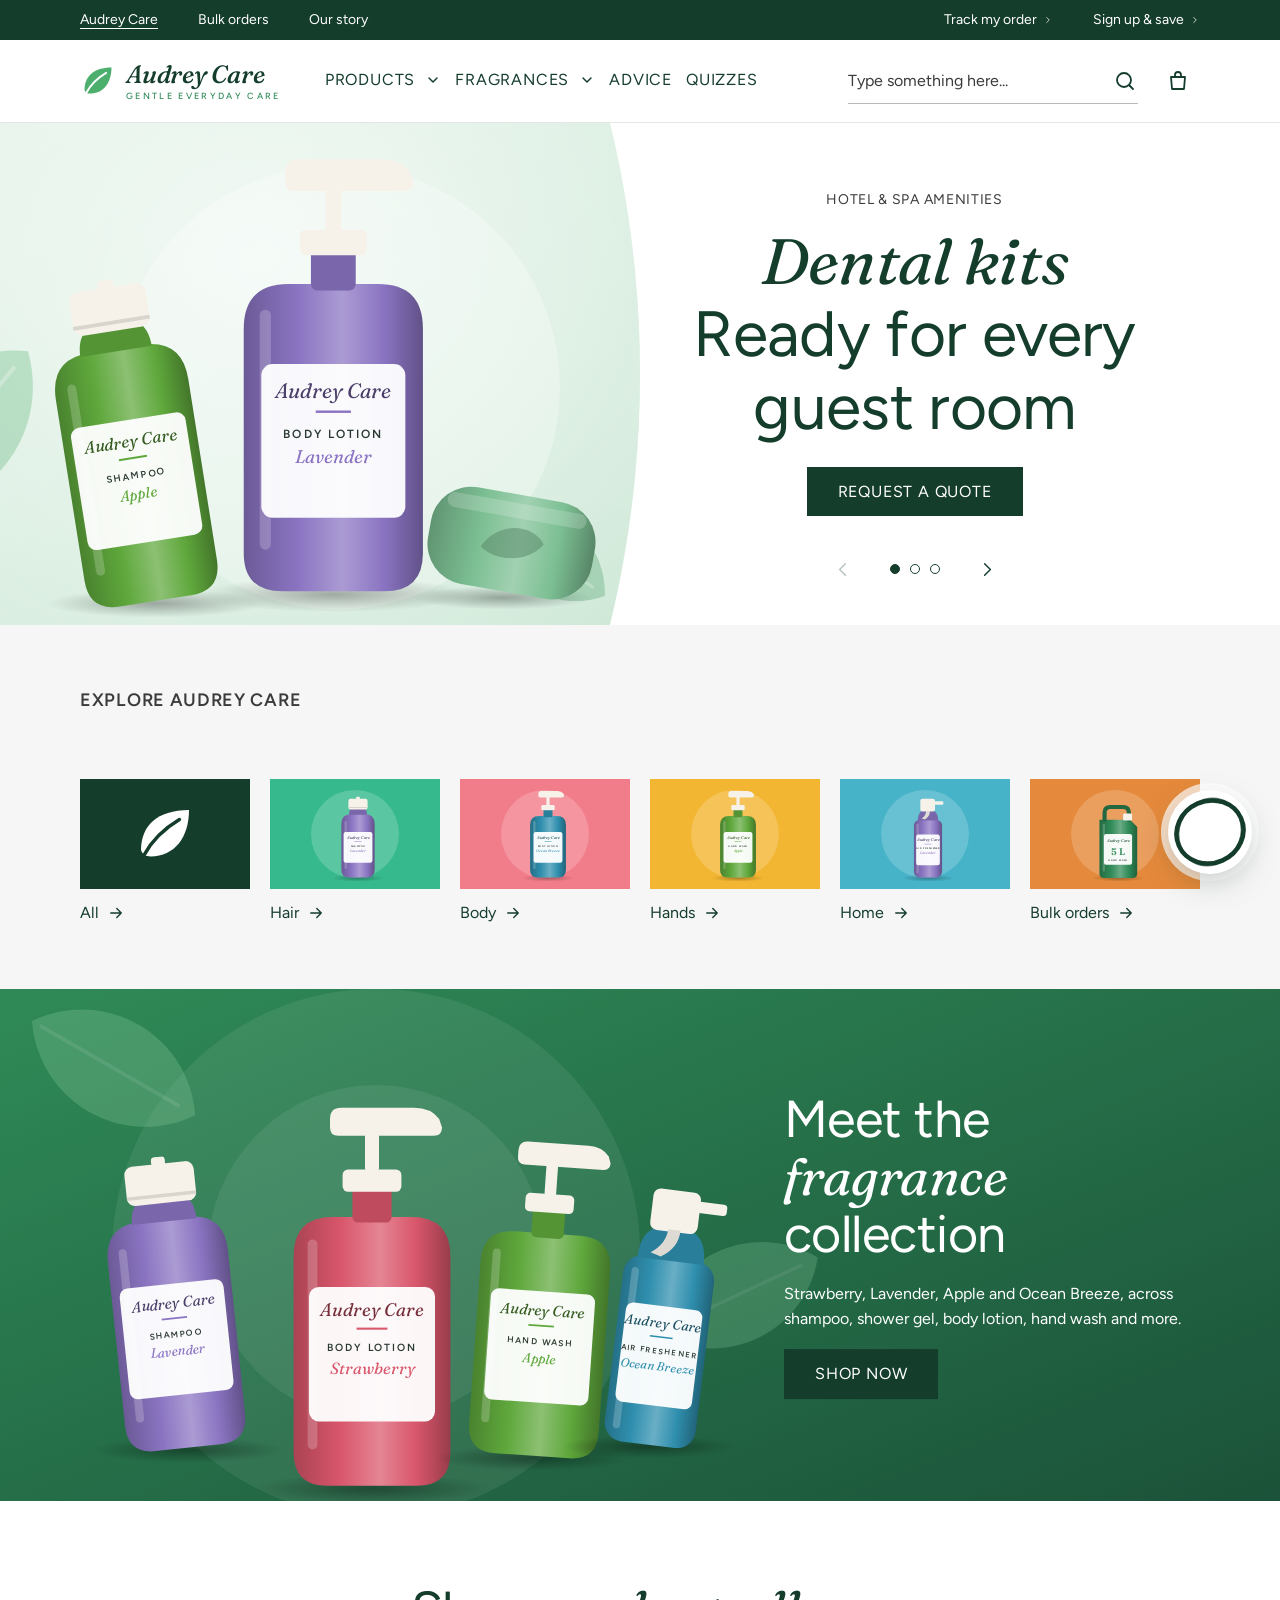
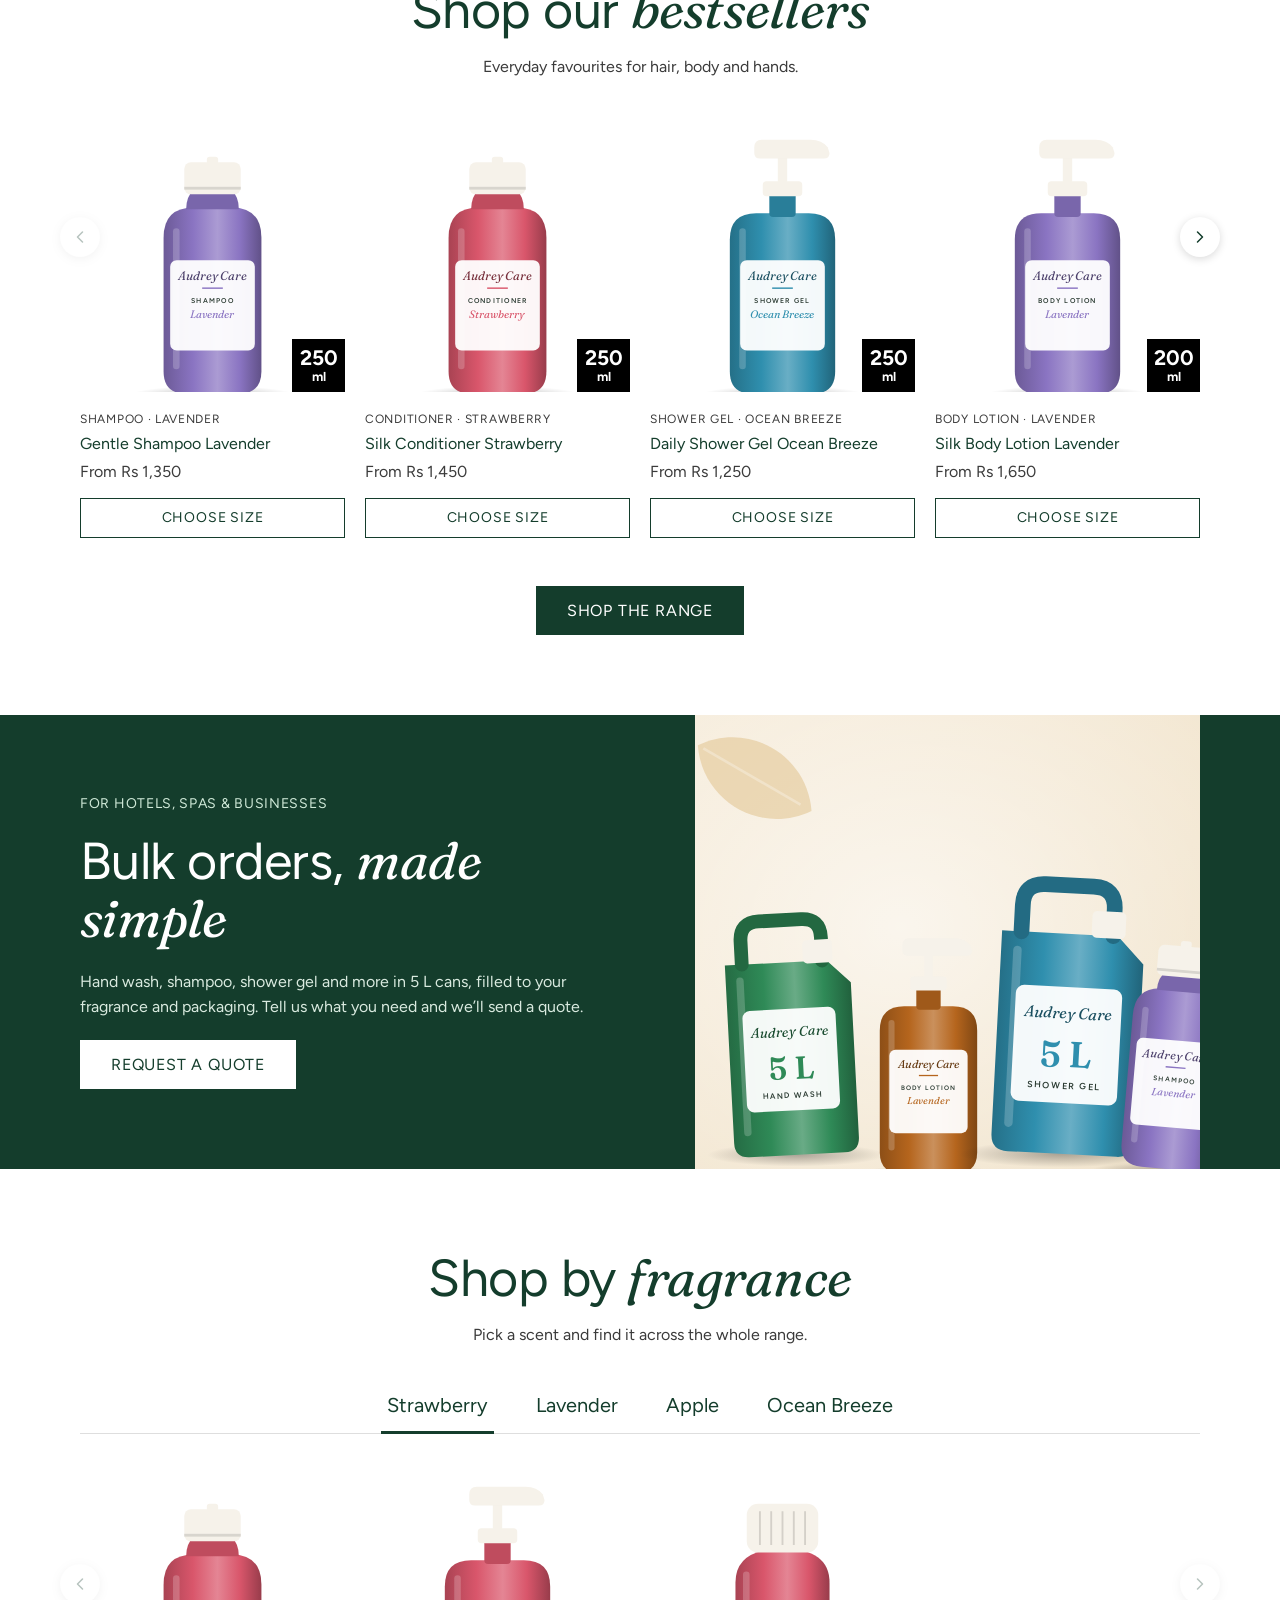
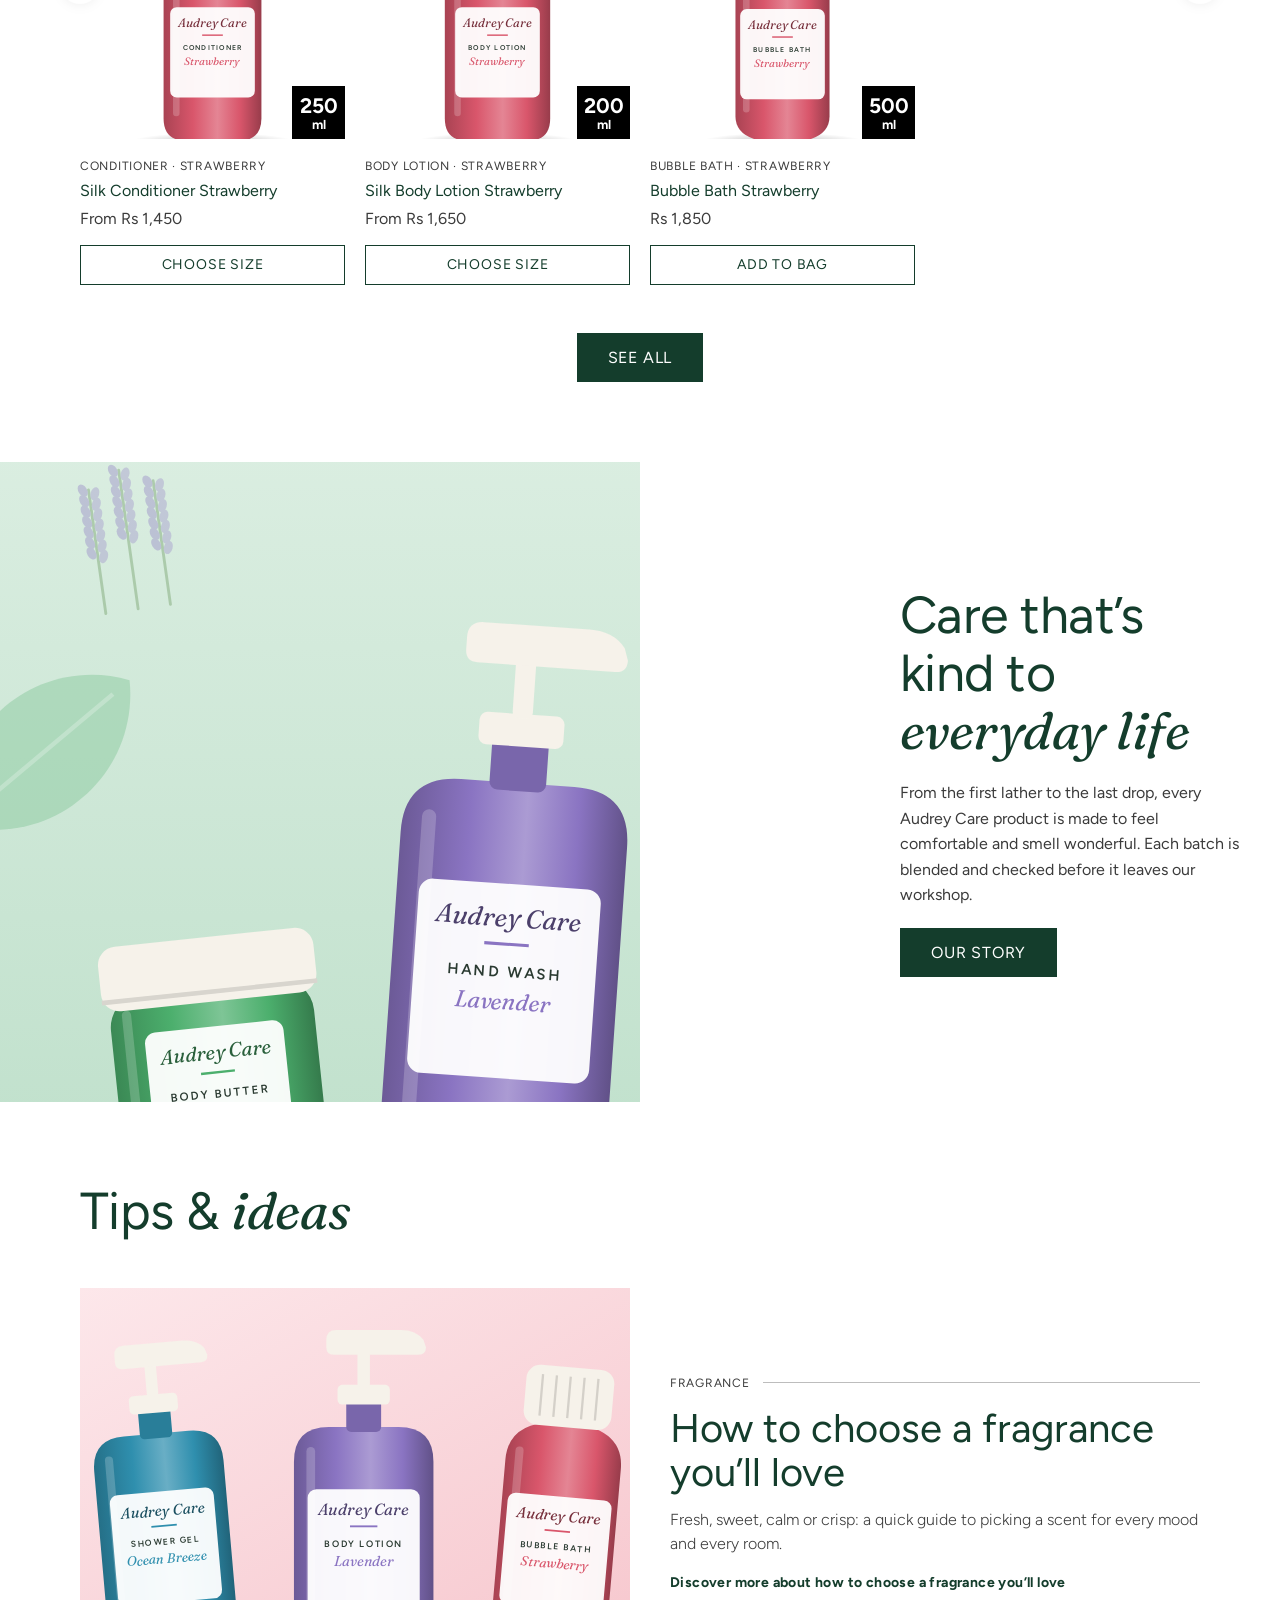
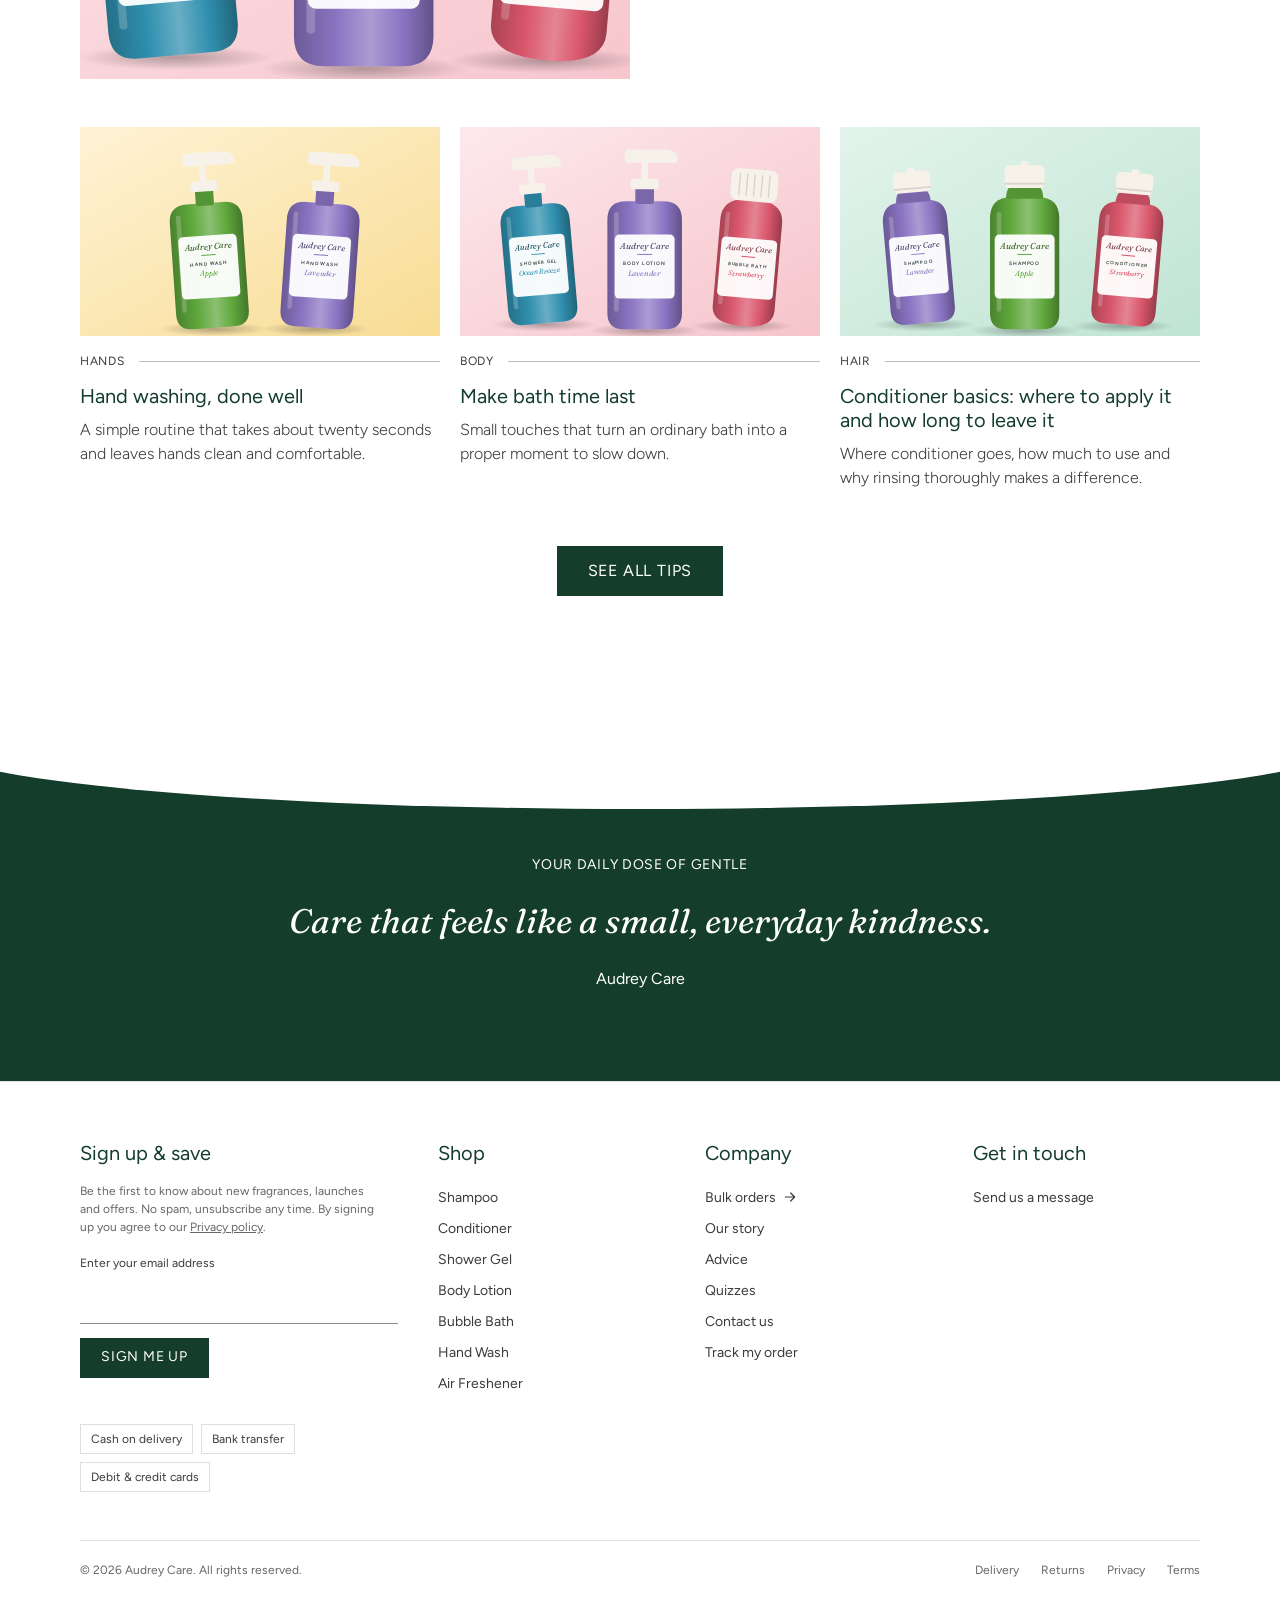
<file: index.html>
<!doctype html>
<html lang="en">
<head>
<meta charset="utf-8">
<meta name="viewport" content="width=device-width, initial-scale=1">
<title>Audrey Care — Gentle everyday care</title>
<meta name="description" content="Gentle shampoos, shower gels, lotions and fragrances from Audrey Care. Delivered across Sri Lanka, and in bulk for hotels and spas.">
<meta name="theme-color" content="#143d2c">
<link rel="icon" href="assets/favicon.svg" type="image/svg+xml">
<link rel="preload" href="assets/fonts/figtree-latin-wght-normal.woff2" as="font" type="font/woff2" crossorigin>
<link rel="stylesheet" href="css/styles.css">
<script>document.documentElement.classList.add('js')</script>
</head>
<body data-page="home">
<script src="js/config.js"></script><script src="js/content.js"></script><script src="js/data.js"></script><script src="js/art.js"></script><script src="js/layout.js"></script>

<main id="main">

  <!-- Hero: manual carousel, slides swap instantly -->
  <section class="hero" id="hero" aria-roledescription="carousel" aria-label="Featured">
    <article class="slide is-active" aria-roledescription="slide" aria-label="1 of 3">
      <div class="slide-art" data-art="care"></div>
      <div class="slide-copy">
        <p class="eyebrow">Hotel &amp; spa amenities</p>
        <h1 class="display">Dental kits</h1>
        <p class="headline">Ready for every guest room</p>
        <a class="btn" href="bulk.html#enquiry">Request a quote</a>
      </div>
    </article>
    <article class="slide" aria-roledescription="slide" aria-label="2 of 3">
      <div class="slide-art" data-art="scent"></div>
      <div class="slide-copy">
        <p class="eyebrow">The fragrance edit</p>
        <h2 class="display">Find your scent</h2>
        <p class="headline">Four ways to feel fresh</p>
        <a class="btn" href="quiz.html">Take the quiz</a>
      </div>
    </article>
    <article class="slide" aria-roledescription="slide" aria-label="3 of 3">
      <div class="slide-art" data-art="bulk"></div>
      <div class="slide-copy">
        <p class="eyebrow">For hotels &amp; spas</p>
        <h2 class="display">Made with care</h2>
        <p class="headline">Bulk orders in 5 L cans</p>
        <a class="btn" href="bulk.html">Request a quote</a>
      </div>
    </article>
    <div class="hero-ctrl">
      <button class="arrow prev" id="heroPrev" aria-label="Previous slide" disabled></button>
      <div class="dots" id="heroDots" role="group" aria-label="Choose slide"></div>
      <button class="arrow next" id="heroNext" aria-label="Next slide"></button>
    </div>
  </section>

  <!-- Explore tiles -->
  <section class="explore">
    <div class="wrap">
      <h2>Explore Audrey Care</h2>
      <div class="tiles" id="tiles"></div>
    </div>
  </section>

  <!-- Full-bleed banner -->
  <section class="banner">
    <div class="banner-art" id="bannerArt"></div>
    <div class="banner-copy">
      <h2 class="h2">Meet the <em>fragrance</em> collection</h2>
      <p>Strawberry, Lavender, Apple and Ocean Breeze, across shampoo, shower gel, body lotion, hand wash and more.</p>
      <a class="btn" href="shop.html">Shop now</a>
    </div>
  </section>

  <!-- Bestsellers carousel -->
  <section class="section">
    <div class="wrap">
      <div class="section-head center">
        <h2 class="h2">Shop our <em>bestsellers</em></h2>
        <p>Everyday favourites for hair, body and hands.</p>
      </div>
      <div class="pcar" id="bestCar">
        <div class="pcar-view"><div class="pcar-track" id="bestTrack"></div></div>
        <button class="pcar-arrow prev" aria-label="Previous products"></button>
        <button class="pcar-arrow next" aria-label="Next products"></button>
      </div>
      <div class="center" style="margin-top:48px"><a class="btn" href="shop.html">Shop the range</a></div>
    </div>
  </section>

  <!-- Bulk band -->
  <section class="band">
    <div class="wrap band-in">
      <div class="band-copy">
        <p class="eyebrow">For hotels, spas &amp; businesses</p>
        <h2 class="h2">Bulk orders, <em>made simple</em></h2>
        <p class="lead">Hand wash, shampoo, shower gel and more in 5 L cans, filled to your fragrance and packaging. Tell us what you need and we’ll send a quote.</p>
        <a class="btn btn--light" href="bulk.html">Request a quote</a>
      </div>
      <div class="band-art" id="bandArt"></div>
    </div>
  </section>

  <!-- Shop by fragrance (tabs) -->
  <section class="section" id="scents">
    <div class="wrap">
      <div class="section-head center" style="margin-bottom:0">
        <h2 class="h2">Shop by <em>fragrance</em></h2>
        <p>Pick a scent and find it across the whole range.</p>
      </div>
      <div class="tabs-row" role="tablist" aria-label="Fragrance" id="scentTabs"></div>
      <div class="pcar" id="scentCar" style="margin-top:40px">
        <div class="pcar-view"><div class="pcar-track" id="scentTrack"></div></div>
        <button class="pcar-arrow prev" aria-label="Previous products"></button>
        <button class="pcar-arrow next" aria-label="Next products"></button>
      </div>
      <div class="center" style="margin-top:48px"><a class="btn" id="scentAll" href="shop.html">See all</a></div>
    </div>
  </section>

  <!-- Full-bleed split -->
  <section class="split-fb">
    <div class="art" id="splitArt"></div>
    <div class="copy">
      <h2 class="h2">Care that’s kind to <em>everyday life</em></h2>
      <p class="lead">From the first lather to the last drop, every Audrey Care product is made to feel comfortable and smell wonderful. Each batch is blended and checked before it leaves our workshop.</p>
      <a class="btn" href="about.html">Our story</a>
    </div>
  </section>

  <!-- Tips & ideas -->
  <section class="section">
    <div class="wrap">
      <div class="section-head" style="margin-bottom:48px"><h2 class="h2">Tips &amp; <em>ideas</em></h2></div>
      <div id="tipsFeature"></div>
      <div class="acards" id="tipsCards"></div>
      <div class="center" style="margin-top:56px"><a class="btn" href="advice.html">See all tips</a></div>
    </div>
  </section>

  <!-- Statement band -->
  <section class="statement">
    <div class="wrap">
      <p class="eyebrow">Your daily dose of gentle</p>
      <blockquote>Care that feels like a small, everyday kindness.</blockquote>
      <cite>Audrey Care</cite>
    </div>
  </section>

</main>

<script src="js/app.js"></script>
<script src="js/pages/home.js"></script>
</body>
</html>
</file>
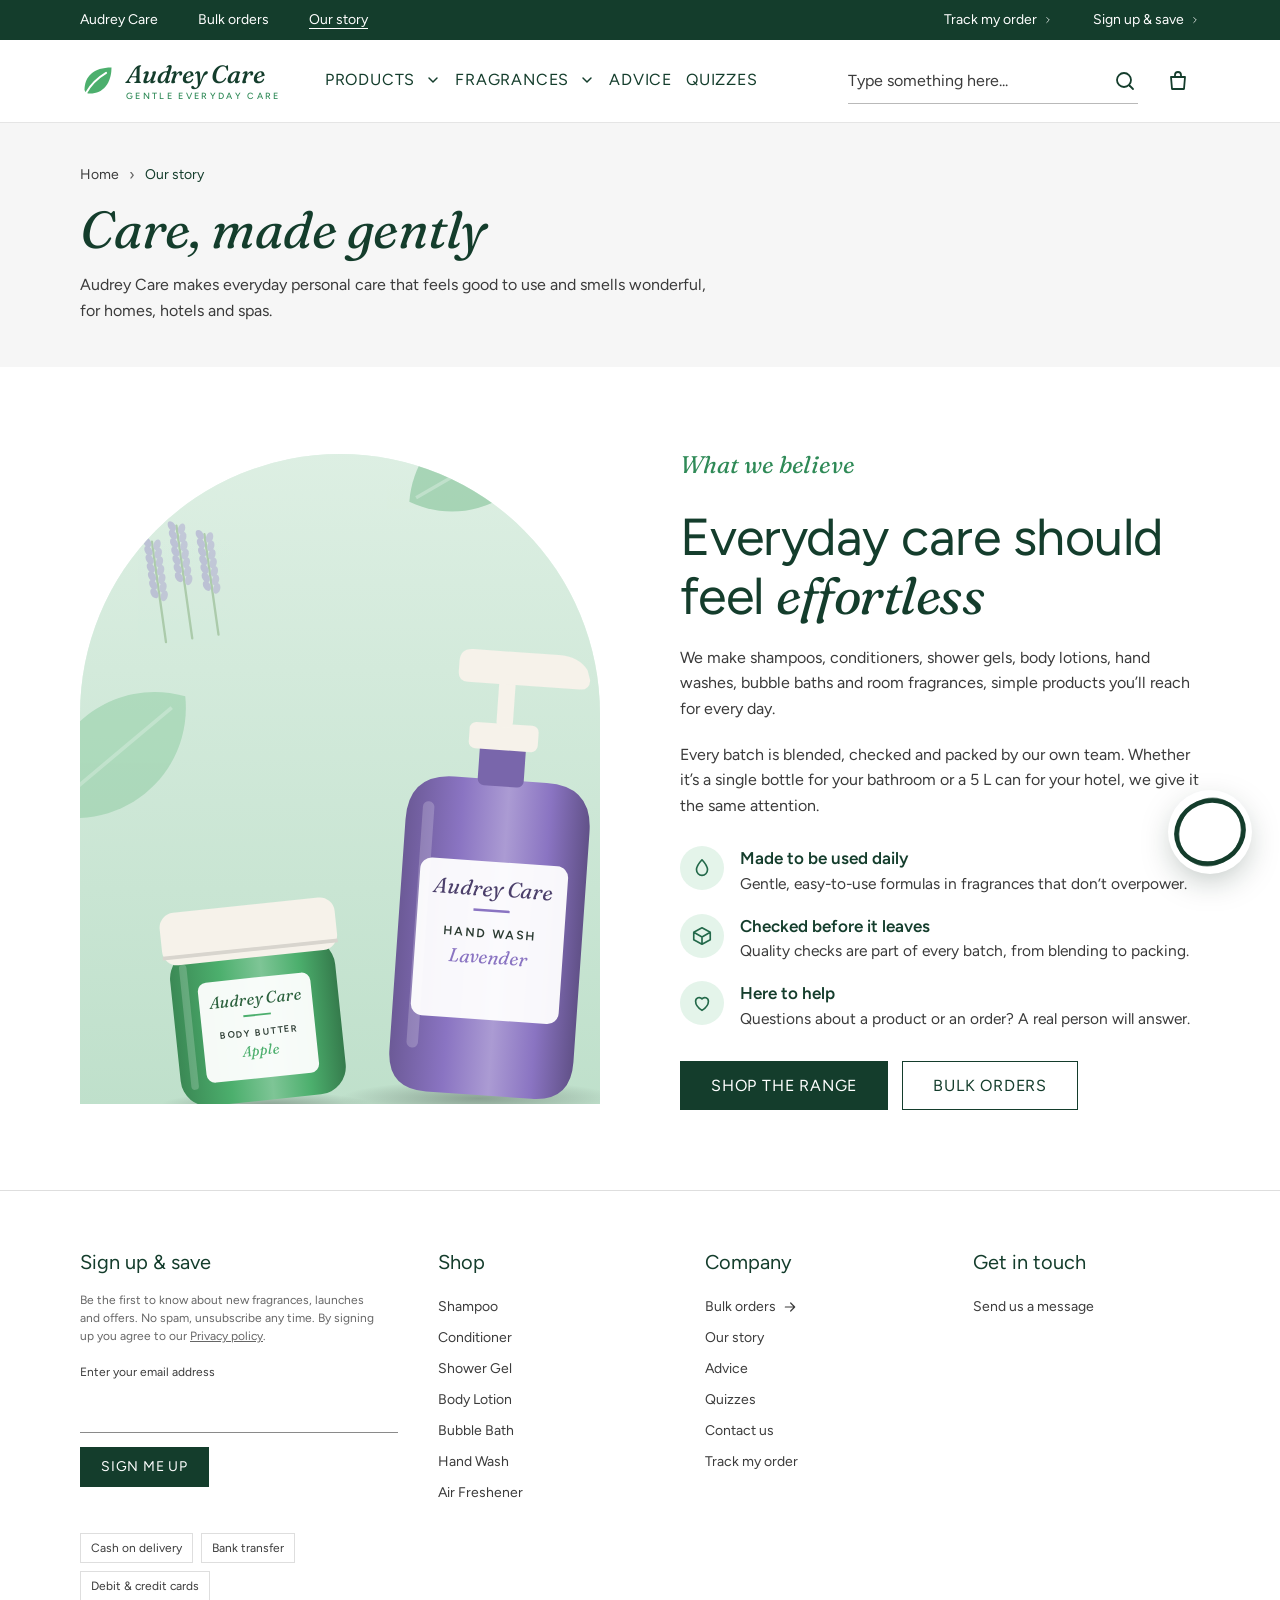
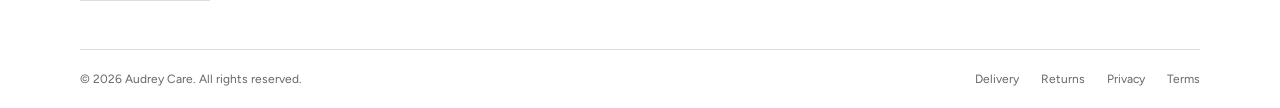
<file: about.html>
<!doctype html>
<html lang="en">
<head>
<meta charset="utf-8">
<meta name="viewport" content="width=device-width, initial-scale=1">
<title>Our story — Audrey Care</title>
<meta name="description" content="Audrey Care makes gentle everyday personal care: shampoo, conditioner, shower gel, body lotion, hand wash and fragrances.">
<meta name="theme-color" content="#143d2c">
<link rel="icon" href="assets/favicon.svg" type="image/svg+xml">
<link rel="preload" href="assets/fonts/figtree-latin-wght-normal.woff2" as="font" type="font/woff2" crossorigin>
<link rel="stylesheet" href="css/styles.css">
<script>document.documentElement.classList.add('js')</script>
</head>
<body data-page="about">
<script src="js/config.js"></script><script src="js/content.js"></script><script src="js/data.js"></script><script src="js/art.js"></script><script src="js/layout.js"></script>

<main id="main">
  <!-- TODO: replace this placeholder story with Audrey Care's real one. -->
  <section class="page-hero">
    <div class="wrap">
      <nav class="crumbs" aria-label="Breadcrumb"><a href="index.html">Home</a><span aria-hidden="true">›</span><span>Our story</span></nav>
      <h1 class="display">Care, made gently</h1>
      <p class="lead">Audrey Care makes everyday personal care that feels good to use and smells wonderful, for homes, hotels and spas.</p>
    </div>
  </section>

  <section class="section">
    <div class="wrap split">
      <div class="arch reveal"><div data-parallax id="art" style="position:absolute;inset:0"></div></div>
      <div class="split-copy">
        <span class="kicker serif-i reveal" style="font-size:24px;color:var(--green-600)">What we believe</span>
        <h2 class="h2 reveal" style="--d:1">Everyday care should feel <em>effortless</em></h2>
        <p class="lead reveal" style="--d:2">We make shampoos, conditioners, shower gels, body lotions, hand washes, bubble baths and room fragrances, simple products you’ll reach for every day.</p>
        <p class="lead reveal" style="--d:3">Every batch is blended, checked and packed by our own team. Whether it’s a single bottle for your bathroom or a 5 L can for your hotel, we give it the same attention.</p>
        <ul class="values">
          <li class="reveal" style="--d:4"><span class="ico" data-icon="drop"></span><div><b>Made to be used daily</b><span>Gentle, easy-to-use formulas in fragrances that don’t overpower.</span></div></li>
          <li class="reveal" style="--d:5"><span class="ico" data-icon="box"></span><div><b>Checked before it leaves</b><span>Quality checks are part of every batch, from blending to packing.</span></div></li>
          <li class="reveal" style="--d:6"><span class="ico" data-icon="heart"></span><div><b>Here to help</b><span>Questions about a product or an order? A real person will answer.</span></div></li>
        </ul>
        <div class="reveal" style="--d:7;display:flex;gap:14px;flex-wrap:wrap"><a class="btn" href="shop.html">Shop the range</a><a class="btn btn--ghost" href="bulk.html">Bulk orders</a></div>
      </div>
    </div>
  </section>
</main>

<script src="js/app.js"></script>
<script>
  AC.$$('[data-icon]').forEach(function (el) { el.innerHTML = AC_ICONS[el.getAttribute('data-icon')] || ''; });
  AC.$('#art').setAttribute('data-slot', 'about'); AC.$('#art').innerHTML = AC_ART.slot('about', AC_ART.editorial);
</script>
</body>
</html>
</file>
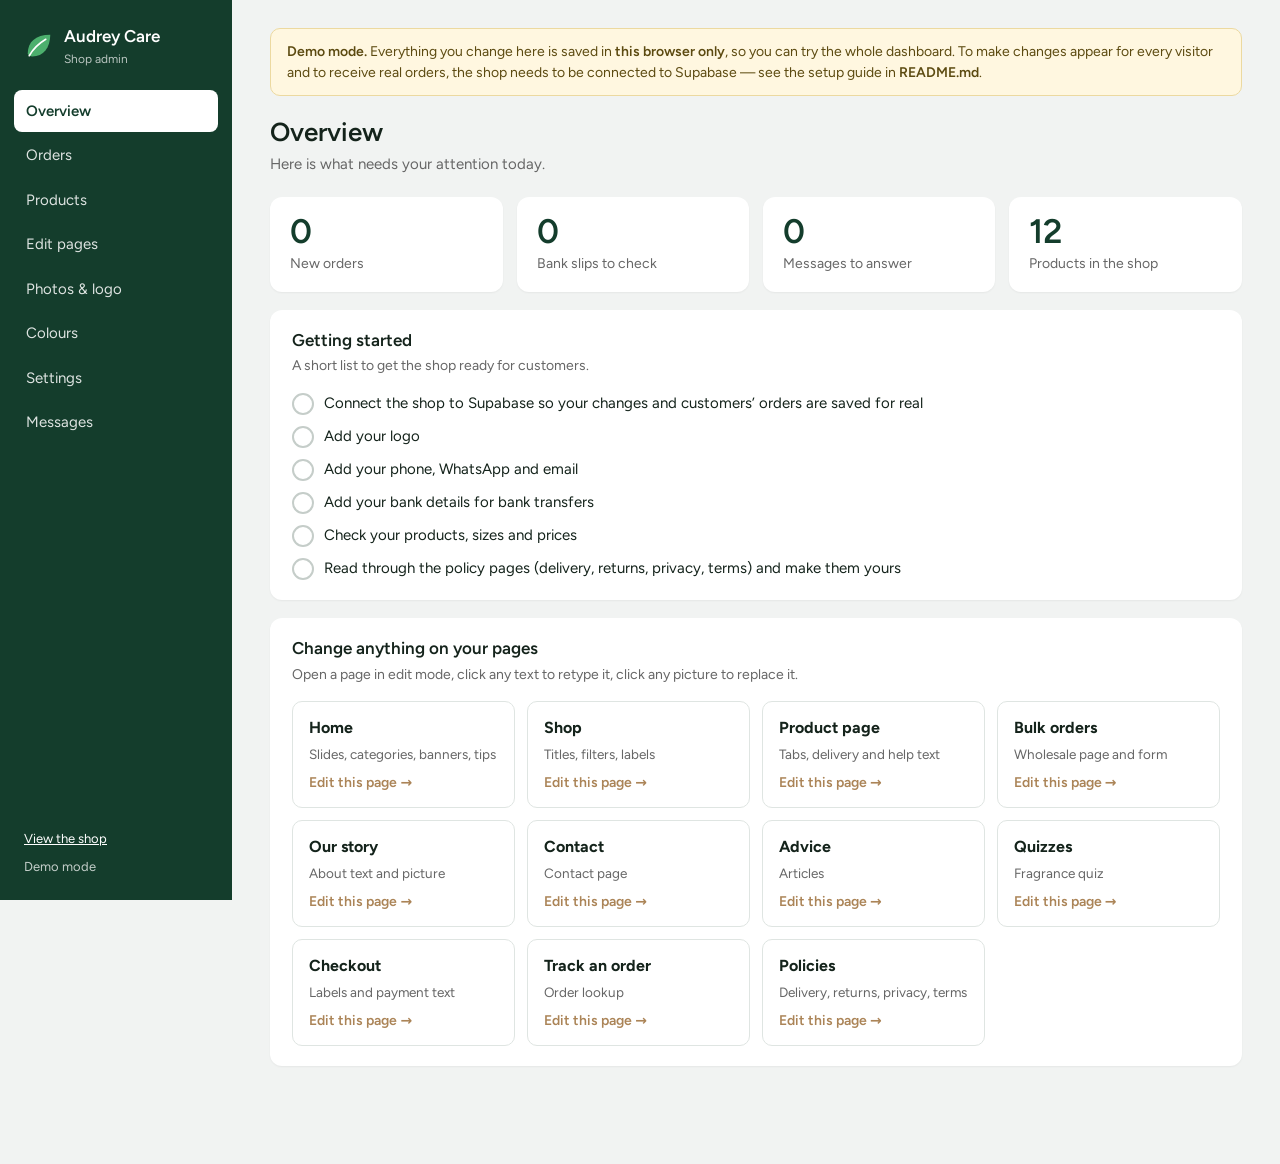
<file: admin.html>
<!doctype html>
<html lang="en">
<head>
<meta charset="utf-8">
<meta name="viewport" content="width=device-width, initial-scale=1">
<meta name="robots" content="noindex, nofollow">
<title>Shop admin — Audrey Care</title>
<link rel="icon" href="assets/favicon.svg" type="image/svg+xml">
<link rel="stylesheet" href="css/styles.css">
<link rel="stylesheet" href="css/admin.css">
<script>window.AC_ADMIN = true; document.documentElement.classList.add('js')</script>
</head>
<body data-page="admin" class="ad-body">
<div id="adApp"><p class="ad-loading">Loading…</p></div>
<div class="ad-toast" id="adToast" role="status" aria-live="polite"></div>
<script src="js/config.js"></script><script src="js/content.js"></script><script src="js/data.js"></script><script src="js/art.js"></script>
<script src="js/cms-store.js"></script>
<script src="js/pages/admin.js"></script>
</body>
</html>
</file>
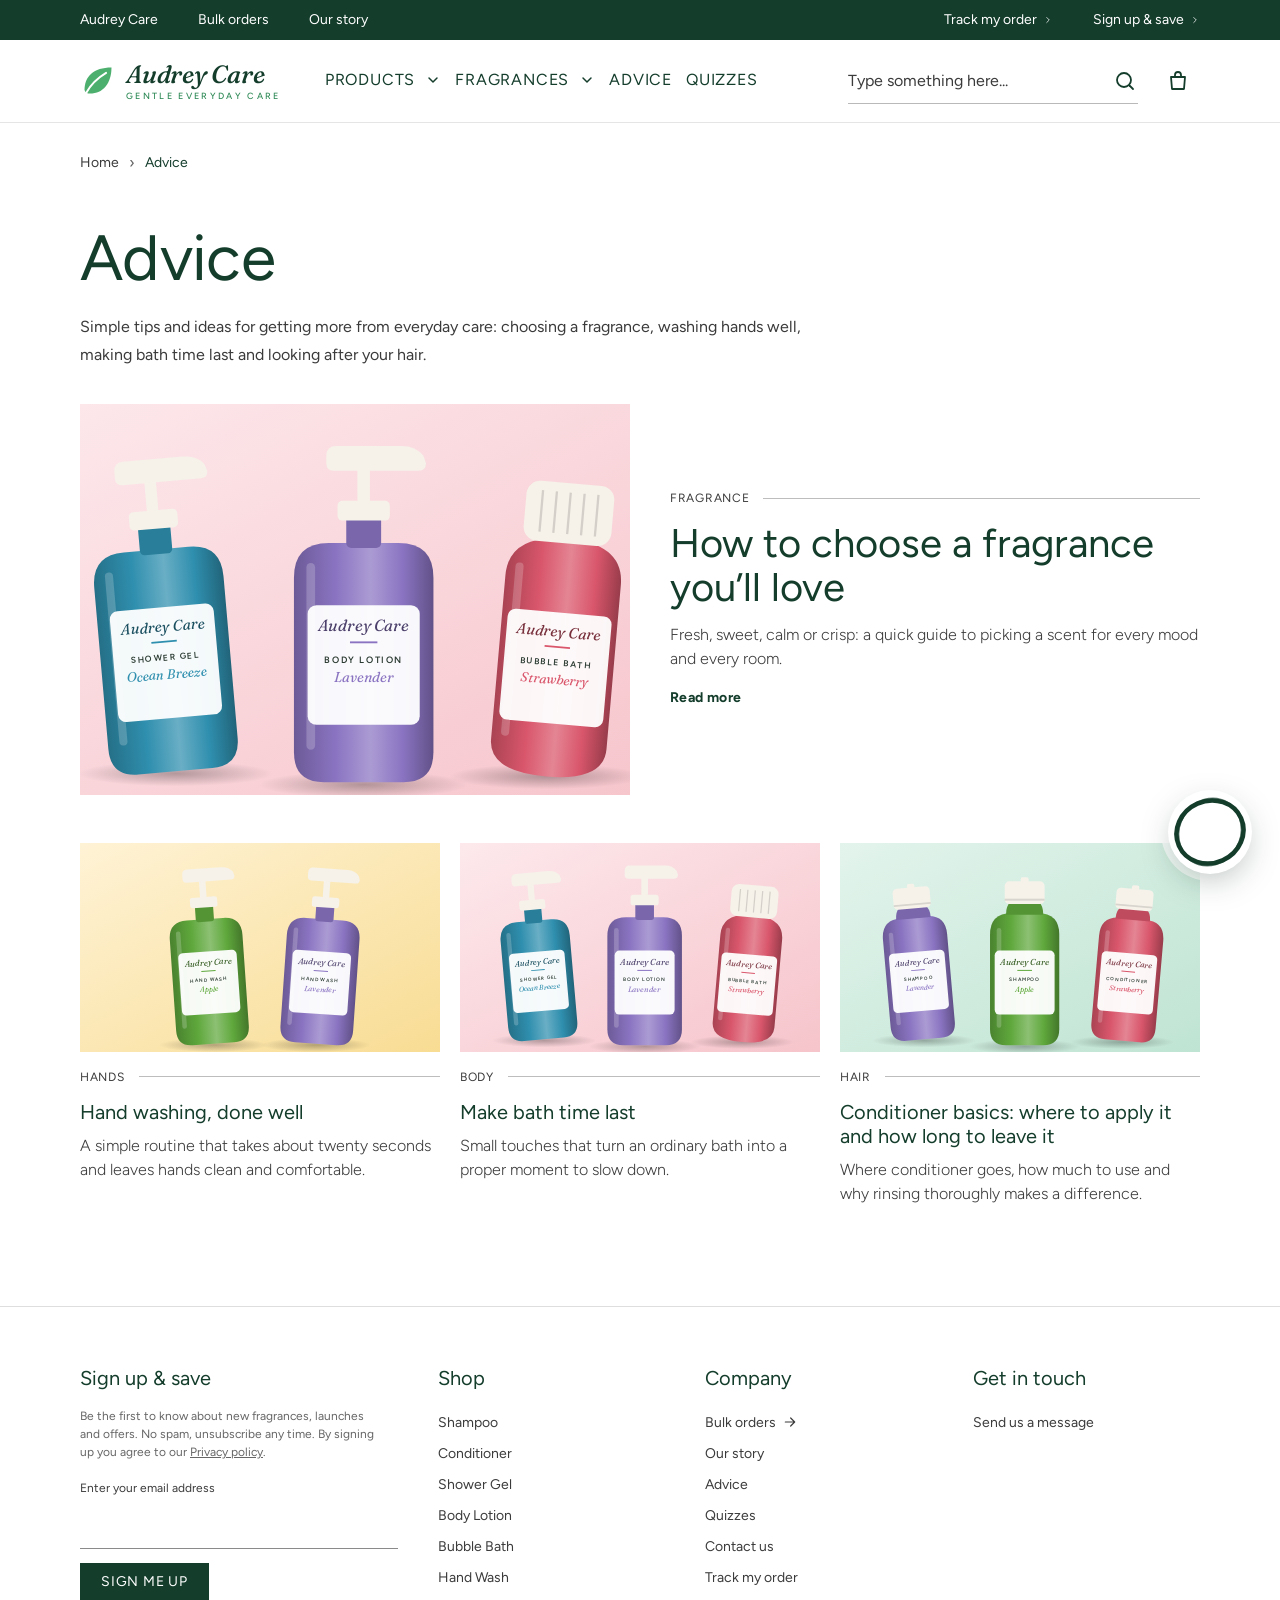
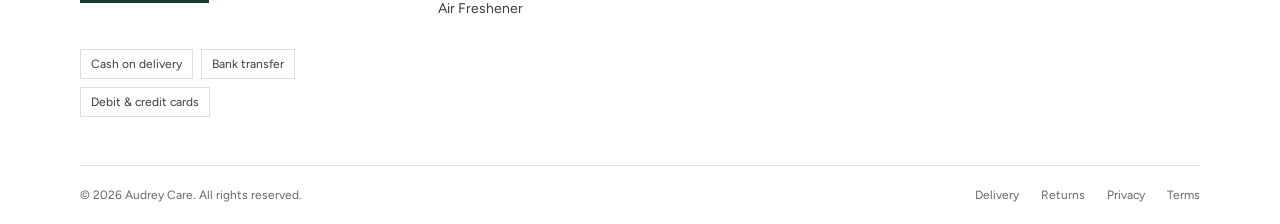
<file: advice.html>
<!doctype html>
<html lang="en">
<head>
<meta charset="utf-8">
<meta name="viewport" content="width=device-width, initial-scale=1">
<title>Advice — Audrey Care</title>
<meta name="description" content="Tips and ideas from Audrey Care: choosing a fragrance, hand washing, bath time and hair care basics.">
<meta name="theme-color" content="#143d2c">
<link rel="icon" href="assets/favicon.svg" type="image/svg+xml">
<link rel="preload" href="assets/fonts/figtree-latin-wght-normal.woff2" as="font" type="font/woff2" crossorigin>
<link rel="stylesheet" href="css/styles.css">
<script>document.documentElement.classList.add('js')</script>
</head>
<body data-page="advice">
<script src="js/config.js"></script><script src="js/content.js"></script><script src="js/data.js"></script><script src="js/art.js"></script><script src="js/layout.js"></script>

<main id="main">
  <div class="wrap" style="padding-top:28px"><nav class="crumbs" aria-label="Breadcrumb" id="crumbs"><a href="index.html">Home</a><span aria-hidden="true">›</span><span>Advice</span></nav></div>
  <div class="wrap" id="adviceRoot"></div>
</main>

<script src="js/app.js"></script>
<script src="js/pages/advice.js"></script>
</body>
</html>
</file>
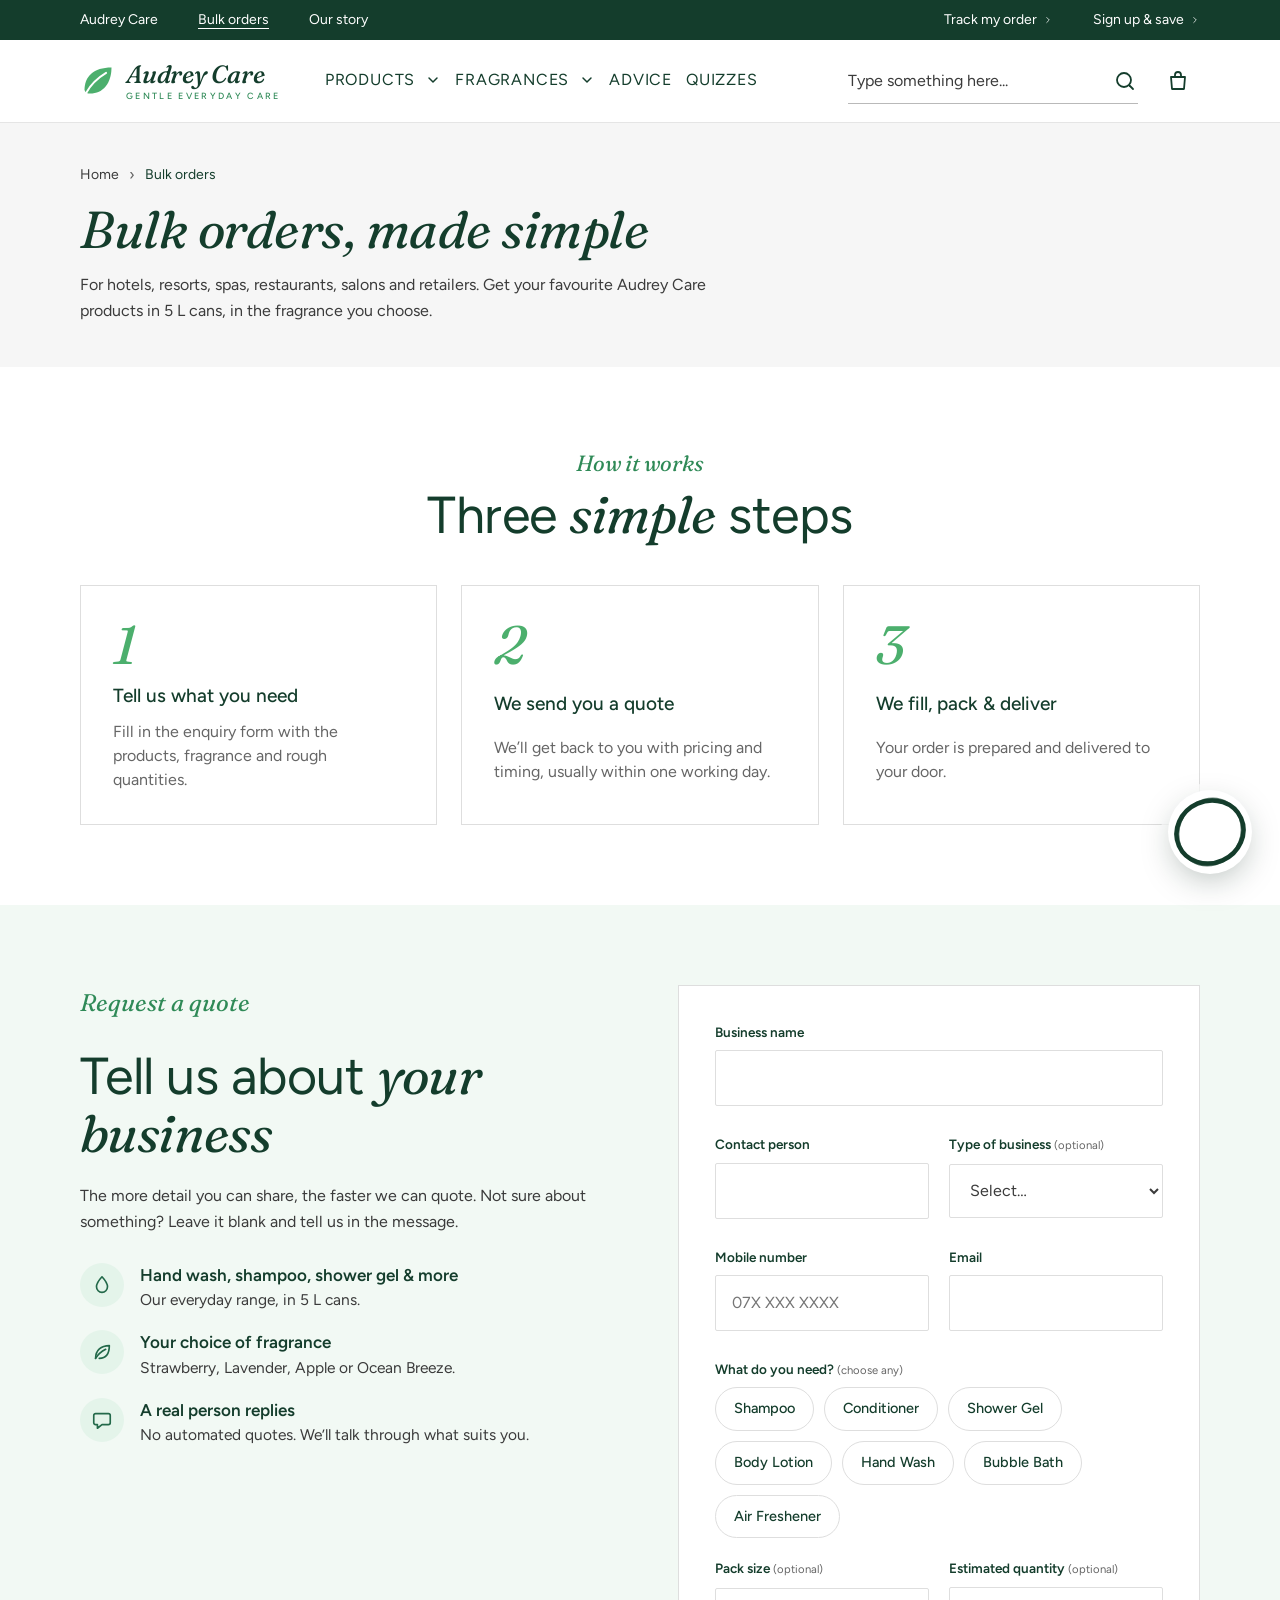
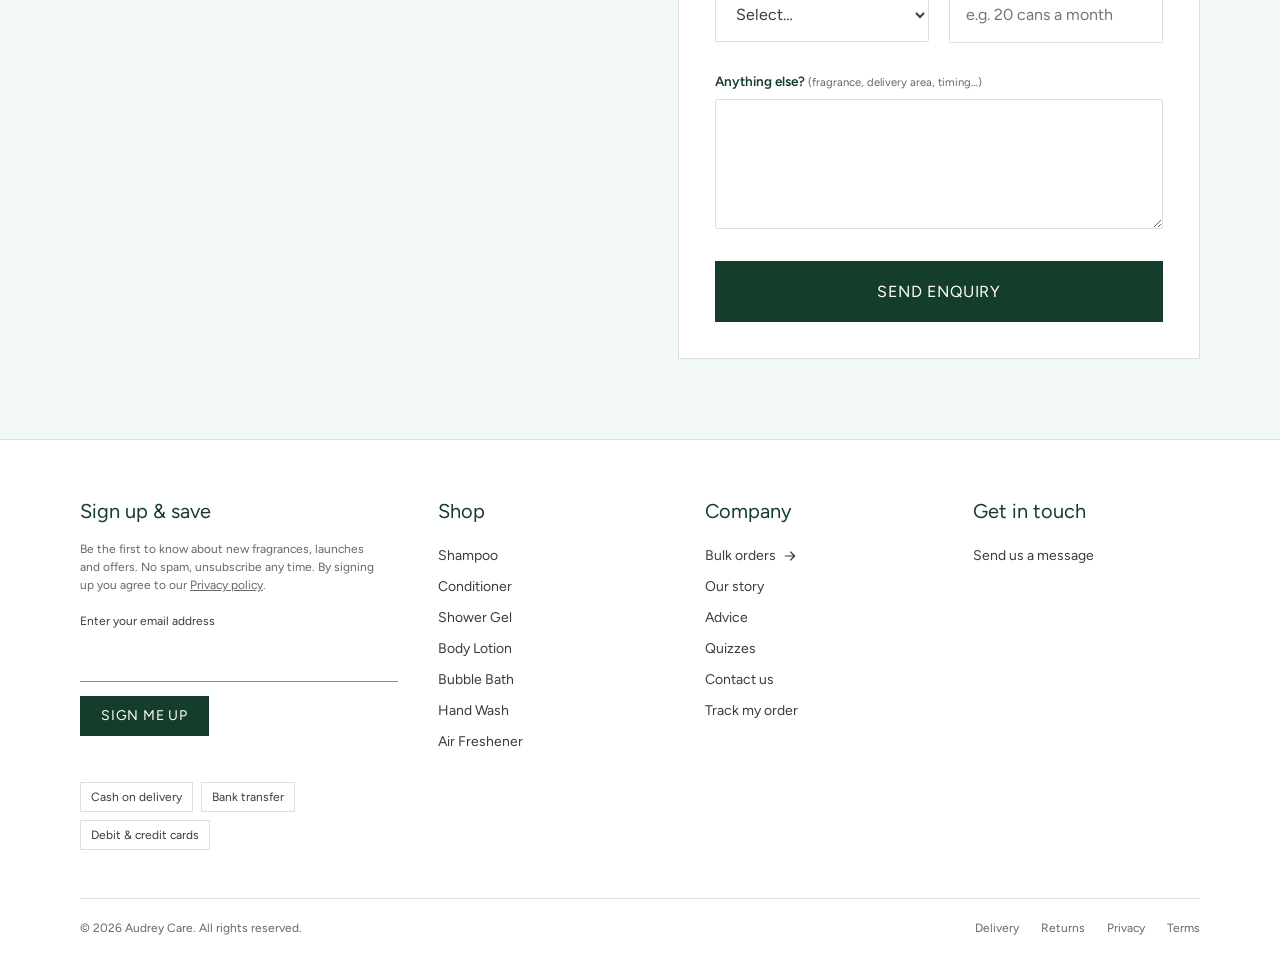
<file: bulk.html>
<!doctype html>
<html lang="en">
<head>
<meta charset="utf-8">
<meta name="viewport" content="width=device-width, initial-scale=1">
<title>Bulk orders — Audrey Care</title>
<meta name="description" content="Bulk and wholesale orders for hotels, spas, resorts and businesses. Hand wash, shampoo, shower gel and more in 5 L cans. Request a quote from Audrey Care.">
<meta name="theme-color" content="#143d2c">
<link rel="icon" href="assets/favicon.svg" type="image/svg+xml">
<link rel="preload" href="assets/fonts/figtree-latin-wght-normal.woff2" as="font" type="font/woff2" crossorigin>
<link rel="stylesheet" href="css/styles.css">
<script>document.documentElement.classList.add('js')</script>
</head>
<body data-page="bulk">
<script src="js/config.js"></script><script src="js/content.js"></script><script src="js/data.js"></script><script src="js/art.js"></script><script src="js/layout.js"></script>

<main id="main">
  <section class="page-hero">
    <div class="wrap">
      <nav class="crumbs" aria-label="Breadcrumb"><a href="index.html">Home</a><span aria-hidden="true">›</span><span>Bulk orders</span></nav>
      <h1 class="display">Bulk orders, made simple</h1>
      <p class="lead">For hotels, resorts, spas, restaurants, salons and retailers. Get your favourite Audrey Care products in 5 L cans, in the fragrance you choose.</p>
    </div>
  </section>

  <section class="section">
    <div class="wrap">
      <div class="section-head center reveal"><span class="kicker">How it works</span><h2 class="h2">Three <em>simple</em> steps</h2></div>
      <ol class="steps3">
        <li class="reveal"><b>Tell us what you need</b><span class="muted">Fill in the enquiry form with the products, fragrance and rough quantities.</span></li>
        <li class="reveal" style="--d:1"><b>We send you a quote</b><span class="muted">We’ll get back to you with pricing and timing, usually within one working day.</span></li>
        <li class="reveal" style="--d:2"><b>We fill, pack &amp; deliver</b><span class="muted">Your order is prepared and delivered to your door.</span></li>
      </ol>
    </div>
  </section>

  <section class="section section--tint" id="enquiry">
    <div class="wrap two">
      <div class="reveal" style="display:grid;gap:20px;position:sticky;top:120px">
        <span class="kicker serif-i" style="font-size:24px;color:var(--green-600)">Request a quote</span>
        <h2 class="h2">Tell us about <em>your business</em></h2>
        <p class="lead">The more detail you can share, the faster we can quote. Not sure about something? Leave it blank and tell us in the message.</p>
        <ul class="values">
          <li><span class="ico" data-icon="drop"></span><div><b>Hand wash, shampoo, shower gel &amp; more</b><span>Our everyday range, in 5 L cans.</span></div></li>
          <li><span class="ico" data-icon="leaf"></span><div><b>Your choice of fragrance</b><span>Strawberry, Lavender, Apple or Ocean Breeze.</span></div></li>
          <li><span class="ico" data-icon="chat"></span><div><b>A real person replies</b><span>No automated quotes. We’ll talk through what suits you.</span></div></li>
        </ul>
      </div>

      <div class="reveal" style="--d:1" id="formWrap">
        <form id="bulkForm" class="co-step" novalidate style="margin:0">
          <div class="form-grid">
            <div class="field full" data-field="business"><label for="business">Business name</label><input class="input" id="business" name="business" autocomplete="organization"><div class="err" role="alert"></div></div>
            <div class="field" data-field="contact"><label for="contact">Contact person</label><input class="input" id="contact" name="contact" autocomplete="name"><div class="err" role="alert"></div></div>
            <div class="field" data-field="btype"><label for="btype">Type of business <small>(optional)</small></label><select class="input" id="btype" name="btype"><option value="">Select…</option></select><div class="err" role="alert"></div></div>
            <div class="field" data-field="phone"><label for="phone">Mobile number</label><input class="input" id="phone" name="phone" type="tel" autocomplete="tel" placeholder="07X XXX XXXX"><div class="err" role="alert"></div></div>
            <div class="field" data-field="email"><label for="email">Email</label><input class="input" id="email" name="email" type="email" autocomplete="email"><div class="err" role="alert"></div></div>
            <div class="field full"><label>What do you need? <small>(choose any)</small></label><div class="checks" id="kinds"></div></div>
            <div class="field" data-field="size"><label for="size">Pack size <small>(optional)</small></label><select class="input" id="size" name="size"></select><div class="err"></div></div>
            <div class="field" data-field="quantity"><label for="quantity">Estimated quantity <small>(optional)</small></label><input class="input" id="quantity" name="quantity" placeholder="e.g. 20 cans a month"><div class="err"></div></div>
            <div class="field full" data-field="message"><label for="message">Anything else? <small>(fragrance, delivery area, timing…)</small></label><textarea class="textarea" id="message" name="message"></textarea><div class="err"></div></div>
          </div>
          <input class="hp" type="text" name="company" tabindex="-1" autocomplete="off" aria-hidden="true">
          <div class="notice notice--err form-error" role="alert" hidden style="margin-top:16px"></div>
          <button class="btn btn--block" type="submit" style="margin-top:24px;padding-block:20px">Send enquiry</button>
        </form>
      </div>
    </div>
  </section>
</main>

<script src="js/app.js"></script>
<script src="js/pages/forms.js"></script>
</body>
</html>
</file>
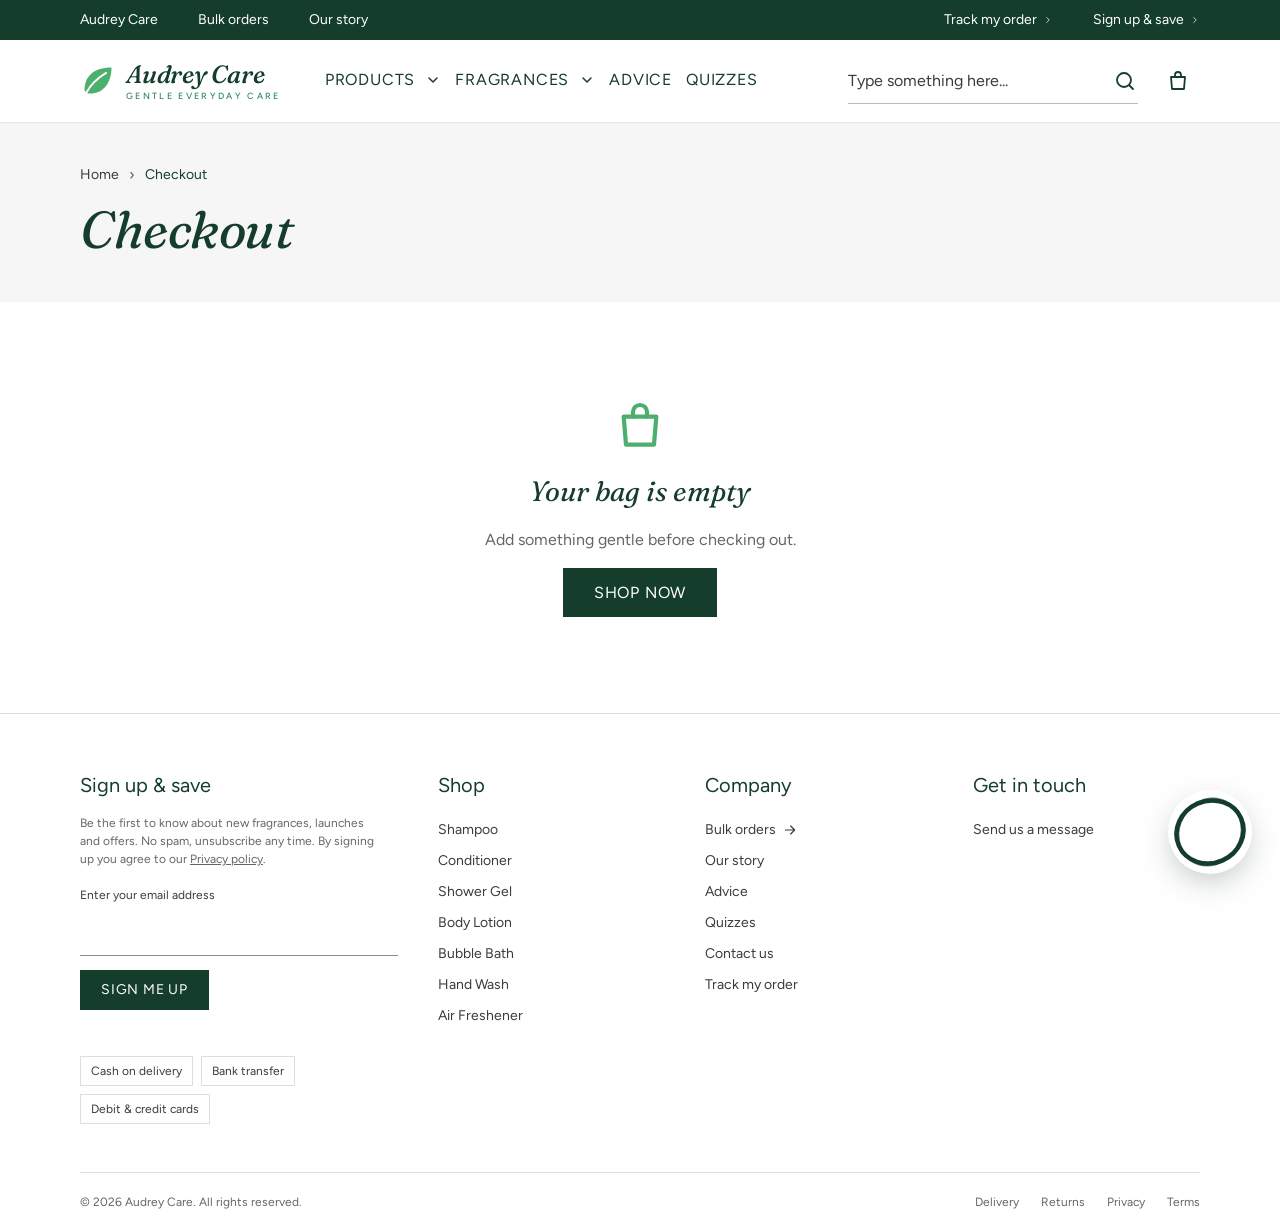
<file: checkout.html>
<!doctype html>
<html lang="en">
<head>
<meta charset="utf-8">
<meta name="viewport" content="width=device-width, initial-scale=1">
<title>Checkout — Audrey Care</title>
<meta name="robots" content="noindex">
<meta name="theme-color" content="#143d2c">
<link rel="icon" href="assets/favicon.svg" type="image/svg+xml">
<link rel="preload" href="assets/fonts/figtree-latin-wght-normal.woff2" as="font" type="font/woff2" crossorigin>
<link rel="stylesheet" href="css/styles.css">
<script>document.documentElement.classList.add('js')</script>
</head>
<body data-page="checkout">
<script src="js/config.js"></script><script src="js/content.js"></script><script src="js/data.js"></script><script src="js/art.js"></script><script src="js/layout.js"></script>

<main id="main">
  <section class="page-hero">
    <div class="wrap">
      <nav class="crumbs" aria-label="Breadcrumb"><a href="index.html">Home</a><span aria-hidden="true">›</span><span>Checkout</span></nav>
      <h1 class="display">Checkout</h1>
    </div>
  </section>

  <div class="wrap" id="coRoot"></div>
</main>

<script src="js/app.js"></script>
<script src="js/pages/checkout.js"></script>
</body>
</html>
</file>
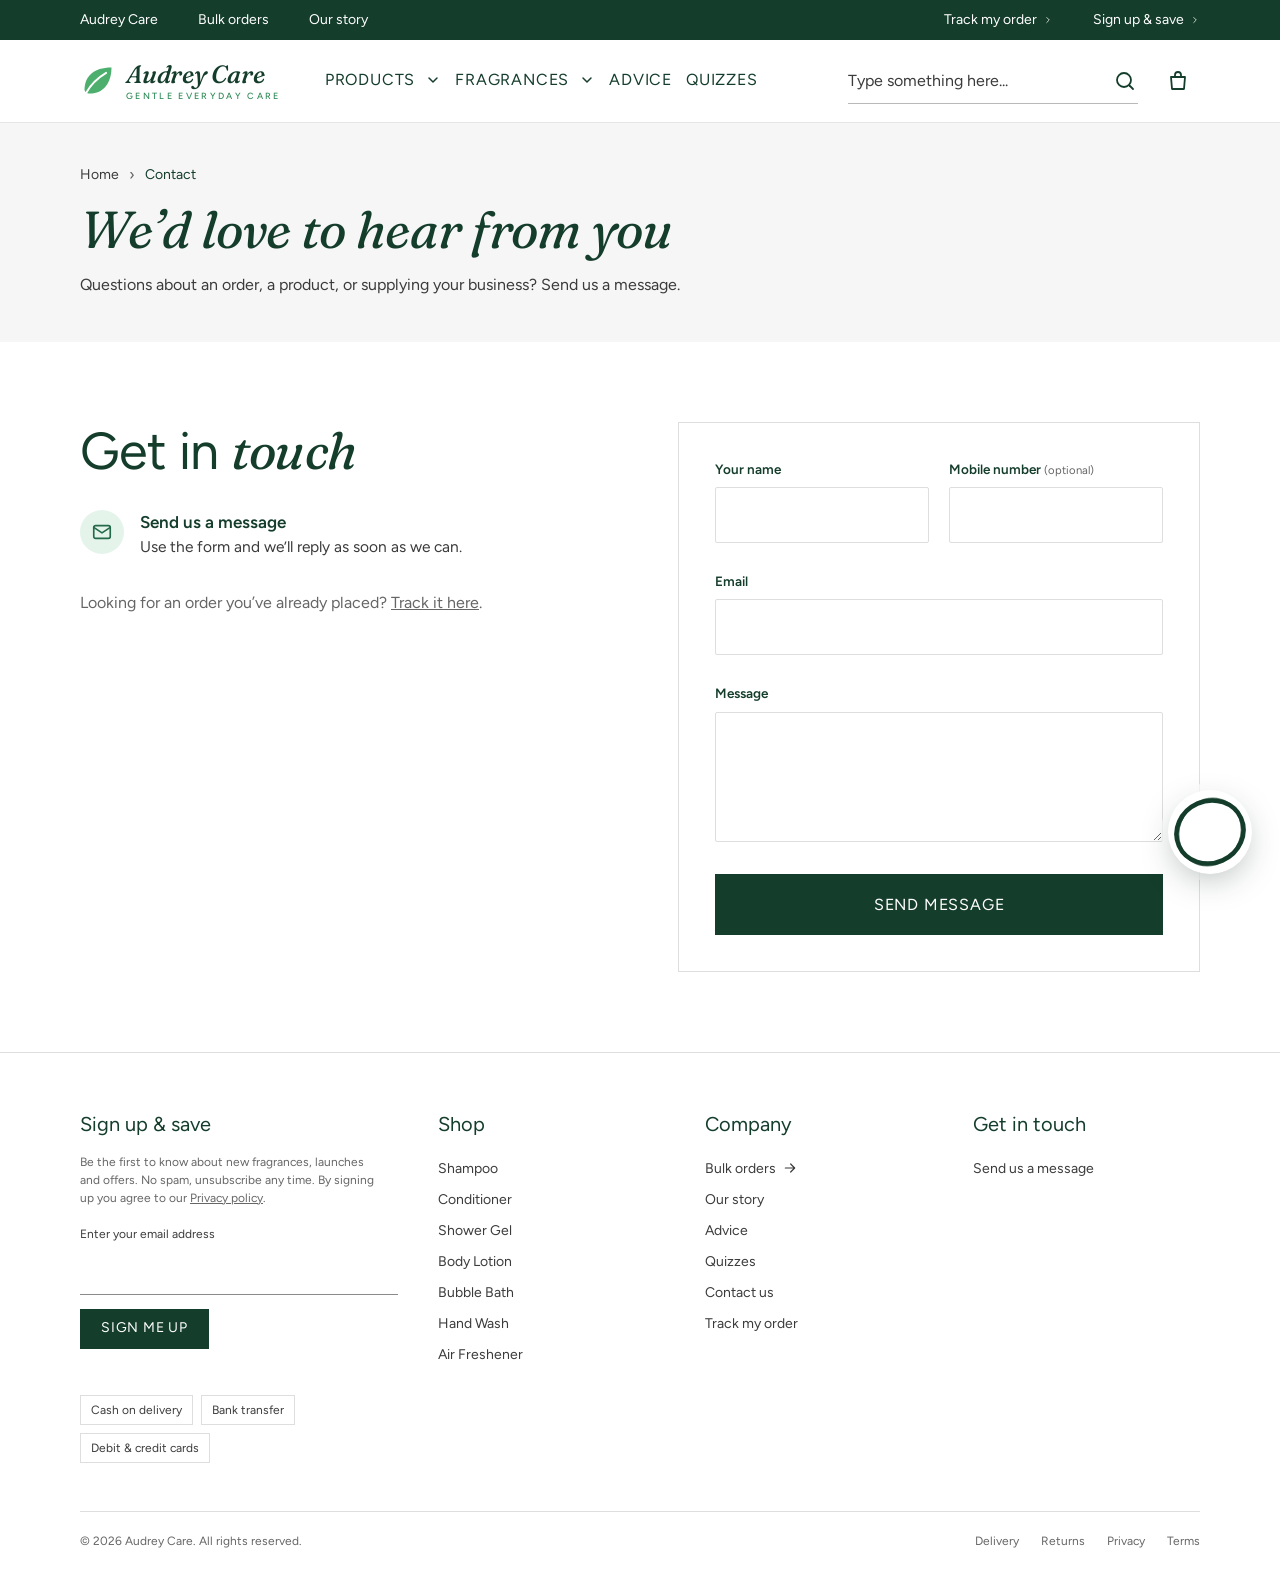
<file: contact.html>
<!doctype html>
<html lang="en">
<head>
<meta charset="utf-8">
<meta name="viewport" content="width=device-width, initial-scale=1">
<title>Contact — Audrey Care</title>
<meta name="description" content="Get in touch with Audrey Care. Questions about an order, our products or bulk supply — we’re happy to help.">
<meta name="theme-color" content="#143d2c">
<link rel="icon" href="assets/favicon.svg" type="image/svg+xml">
<link rel="preload" href="assets/fonts/figtree-latin-wght-normal.woff2" as="font" type="font/woff2" crossorigin>
<link rel="stylesheet" href="css/styles.css">
<script>document.documentElement.classList.add('js')</script>
</head>
<body data-page="contact">
<script src="js/config.js"></script><script src="js/content.js"></script><script src="js/data.js"></script><script src="js/art.js"></script><script src="js/layout.js"></script>

<main id="main">
  <section class="page-hero">
    <div class="wrap">
      <nav class="crumbs" aria-label="Breadcrumb"><a href="index.html">Home</a><span aria-hidden="true">›</span><span>Contact</span></nav>
      <h1 class="display">We’d love to hear from you</h1>
      <p class="lead">Questions about an order, a product, or supplying your business? Send us a message.</p>
    </div>
  </section>

  <section class="section">
    <div class="wrap two">
      <div class="reveal" style="display:grid;gap:22px" id="reach">
        <h2 class="h2">Get in <em>touch</em></h2>
        <ul class="values" id="reachList"></ul>
        <p class="muted">Looking for an order you’ve already placed? <a style="text-decoration:underline" href="order.html">Track it here</a>.</p>
      </div>
      <div class="reveal" style="--d:1" id="formWrap">
        <form id="contactForm" class="co-step" novalidate style="margin:0">
          <div class="form-grid">
            <div class="field" data-field="name"><label for="name">Your name</label><input class="input" id="name" name="name" autocomplete="name"><div class="err" role="alert"></div></div>
            <div class="field" data-field="phone"><label for="phone">Mobile number <small>(optional)</small></label><input class="input" id="phone" name="phone" type="tel" autocomplete="tel"><div class="err" role="alert"></div></div>
            <div class="field full" data-field="email"><label for="email">Email</label><input class="input" id="email" name="email" type="email" autocomplete="email"><div class="err" role="alert"></div></div>
            <div class="field full" data-field="message"><label for="message">Message</label><textarea class="textarea" id="message" name="message"></textarea><div class="err" role="alert"></div></div>
          </div>
          <input class="hp" type="text" name="company" tabindex="-1" autocomplete="off" aria-hidden="true">
          <div class="notice notice--err form-error" role="alert" hidden style="margin-top:16px"></div>
          <button class="btn btn--block" type="submit" style="margin-top:24px;padding-block:20px">Send message</button>
        </form>
      </div>
    </div>
  </section>
</main>

<script src="js/app.js"></script>
<script src="js/pages/forms.js"></script>
</body>
</html>
</file>
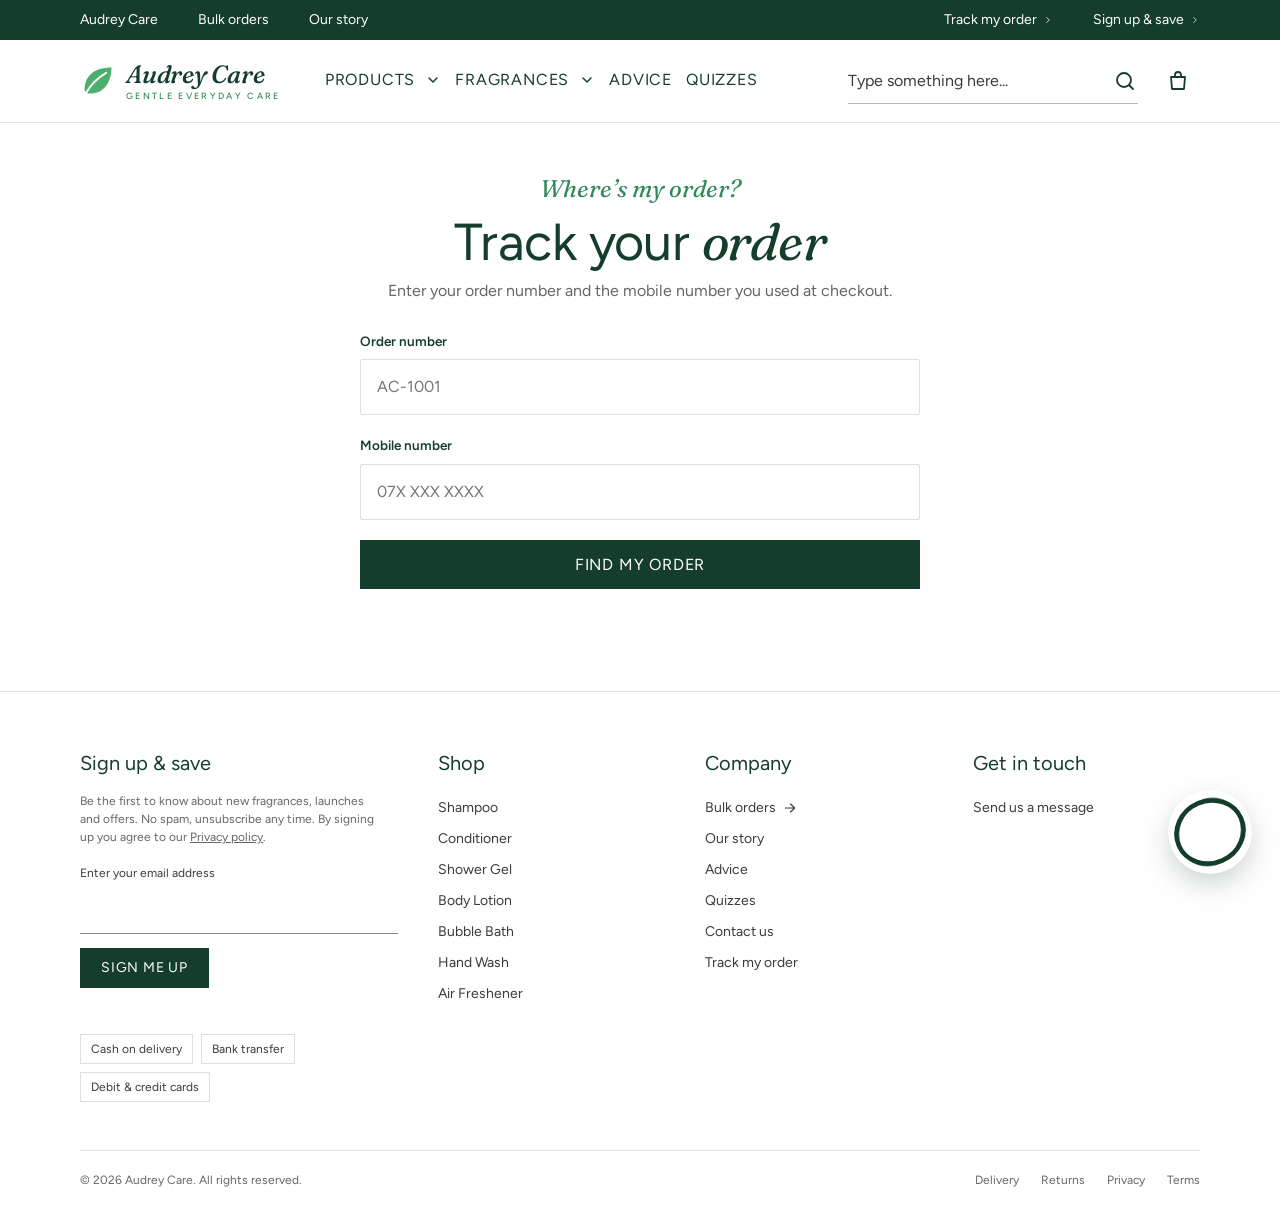
<file: order.html>
<!doctype html>
<html lang="en">
<head>
<meta charset="utf-8">
<meta name="viewport" content="width=device-width, initial-scale=1">
<title>Your order — Audrey Care</title>
<meta name="robots" content="noindex">
<meta name="theme-color" content="#143d2c">
<link rel="icon" href="assets/favicon.svg" type="image/svg+xml">
<link rel="preload" href="assets/fonts/figtree-latin-wght-normal.woff2" as="font" type="font/woff2" crossorigin>
<link rel="stylesheet" href="css/styles.css">
<script>document.documentElement.classList.add('js')</script>
</head>
<body data-page="order">
<script src="js/config.js"></script><script src="js/content.js"></script><script src="js/data.js"></script><script src="js/art.js"></script><script src="js/layout.js"></script>

<main id="main"><div class="wrap" id="orderRoot"></div></main>

<script src="js/app.js"></script>
<script src="js/pages/order.js"></script>
</body>
</html>
</file>
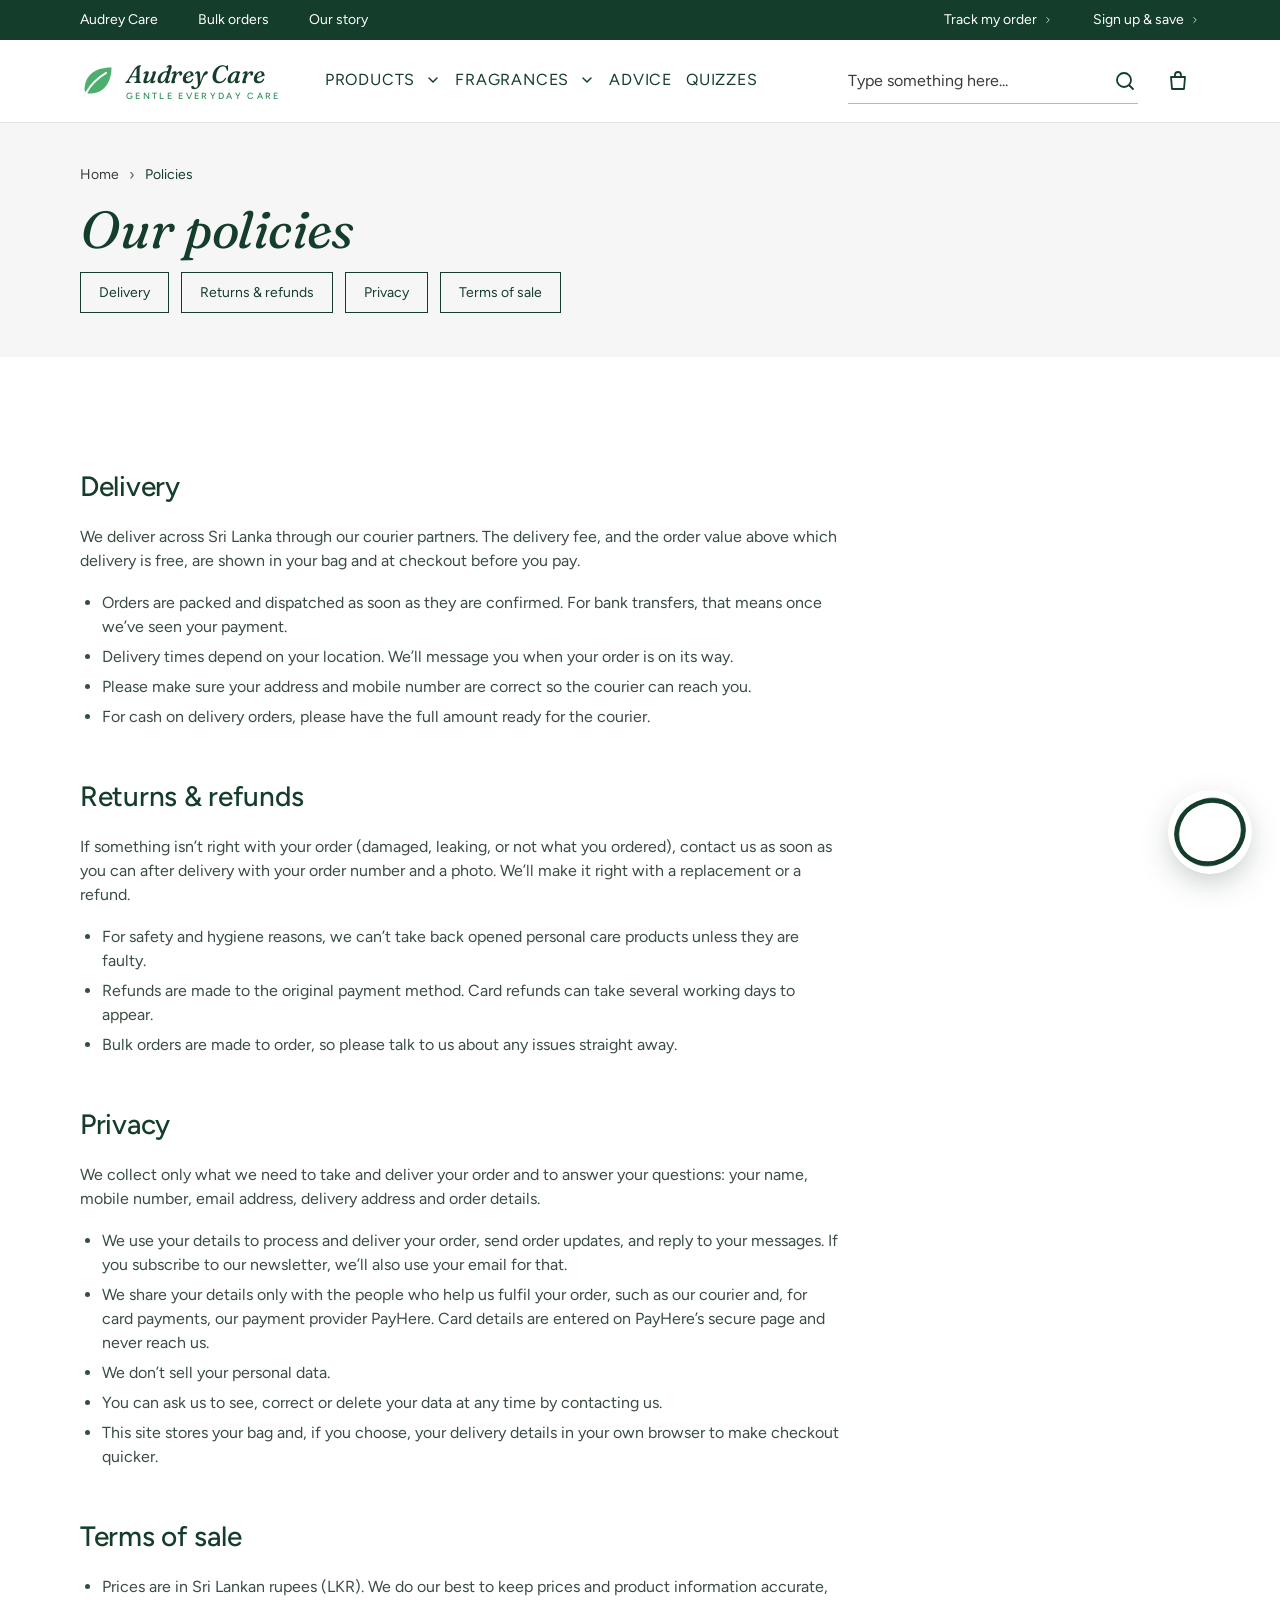
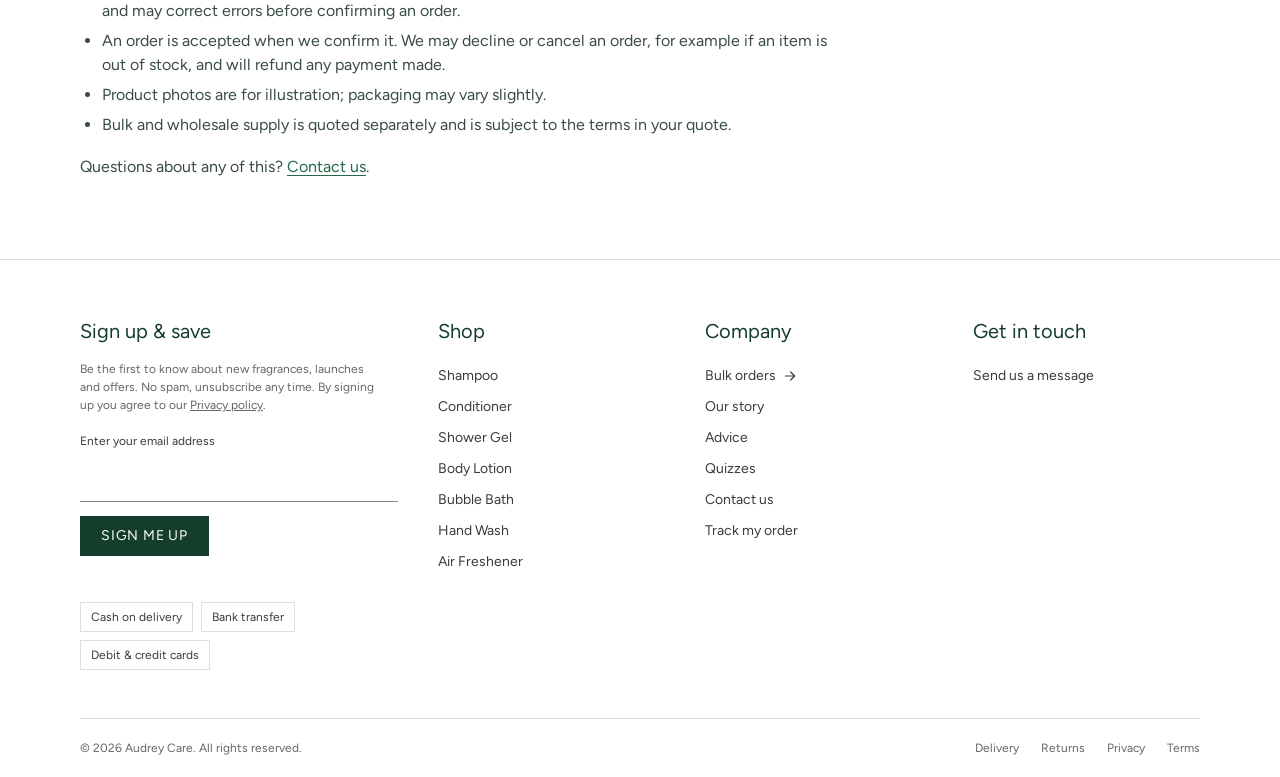
<file: policies.html>
<!doctype html>
<html lang="en">
<head>
<meta charset="utf-8">
<meta name="viewport" content="width=device-width, initial-scale=1">
<title>Delivery, returns, privacy &amp; terms — Audrey Care</title>
<meta name="description" content="Audrey Care delivery information, returns and refunds, privacy policy and terms of sale.">
<meta name="theme-color" content="#143d2c">
<link rel="icon" href="assets/favicon.svg" type="image/svg+xml">
<link rel="preload" href="assets/fonts/figtree-latin-wght-normal.woff2" as="font" type="font/woff2" crossorigin>
<link rel="stylesheet" href="css/styles.css">
<script>document.documentElement.classList.add('js')</script>
</head>
<body data-page="policies">
<script src="js/config.js"></script><script src="js/content.js"></script><script src="js/data.js"></script><script src="js/art.js"></script><script src="js/layout.js"></script>

<main id="main">
  <!--
    DRAFT POLICIES. These are sensible starting points, not legal advice. Review and adjust each
    section to match how Audrey Care really operates (delivery times, returns window, who handles
    your customers' data) before going live. PayHere also asks to see delivery, refund and privacy
    pages when approving a merchant account.
  -->
  <section class="page-hero">
    <div class="wrap">
      <nav class="crumbs" aria-label="Breadcrumb"><a href="index.html">Home</a><span aria-hidden="true">›</span><span>Policies</span></nav>
      <h1 class="display">Our policies</h1>
      <div class="toc"><a class="chip" href="#delivery">Delivery</a><a class="chip" href="#returns">Returns &amp; refunds</a><a class="chip" href="#privacy">Privacy</a><a class="chip" href="#terms">Terms of sale</a></div>
    </div>
  </section>

  <section class="section">
    <div class="wrap">
      <div class="prose">
        <h2 id="delivery">Delivery</h2>
        <p>We deliver across Sri Lanka through our courier partners. The delivery fee, and the order value above which delivery is free, are shown in your bag and at checkout before you pay.</p>
        <ul>
          <li>Orders are packed and dispatched as soon as they are confirmed. For bank transfers, that means once we’ve seen your payment.</li>
          <li>Delivery times depend on your location. We’ll message you when your order is on its way.</li>
          <li>Please make sure your address and mobile number are correct so the courier can reach you.</li>
          <li>For cash on delivery orders, please have the full amount ready for the courier.</li>
        </ul>

        <h2 id="returns">Returns &amp; refunds</h2>
        <p>If something isn’t right with your order (damaged, leaking, or not what you ordered), contact us as soon as you can after delivery with your order number and a photo. We’ll make it right with a replacement or a refund.</p>
        <ul>
          <li>For safety and hygiene reasons, we can’t take back opened personal care products unless they are faulty.</li>
          <li>Refunds are made to the original payment method. Card refunds can take several working days to appear.</li>
          <li>Bulk orders are made to order, so please talk to us about any issues straight away.</li>
        </ul>

        <h2 id="privacy">Privacy</h2>
        <p>We collect only what we need to take and deliver your order and to answer your questions: your name, mobile number, email address, delivery address and order details.</p>
        <ul>
          <li>We use your details to process and deliver your order, send order updates, and reply to your messages. If you subscribe to our newsletter, we’ll also use your email for that.</li>
          <li>We share your details only with the people who help us fulfil your order, such as our courier and, for card payments, our payment provider PayHere. Card details are entered on PayHere’s secure page and never reach us.</li>
          <li>We don’t sell your personal data.</li>
          <li>You can ask us to see, correct or delete your data at any time by contacting us.</li>
          <li>This site stores your bag and, if you choose, your delivery details in your own browser to make checkout quicker.</li>
        </ul>

        <h2 id="terms">Terms of sale</h2>
        <ul>
          <li>Prices are in Sri Lankan rupees (LKR). We do our best to keep prices and product information accurate, and may correct errors before confirming an order.</li>
          <li>An order is accepted when we confirm it. We may decline or cancel an order, for example if an item is out of stock, and will refund any payment made.</li>
          <li>Product photos are for illustration; packaging may vary slightly.</li>
          <li>Bulk and wholesale supply is quoted separately and is subject to the terms in your quote.</li>
        </ul>
        <p>Questions about any of this? <a href="contact.html">Contact us</a>.</p>
      </div>
    </div>
  </section>
</main>

<script src="js/app.js"></script>
</body>
</html>
</file>
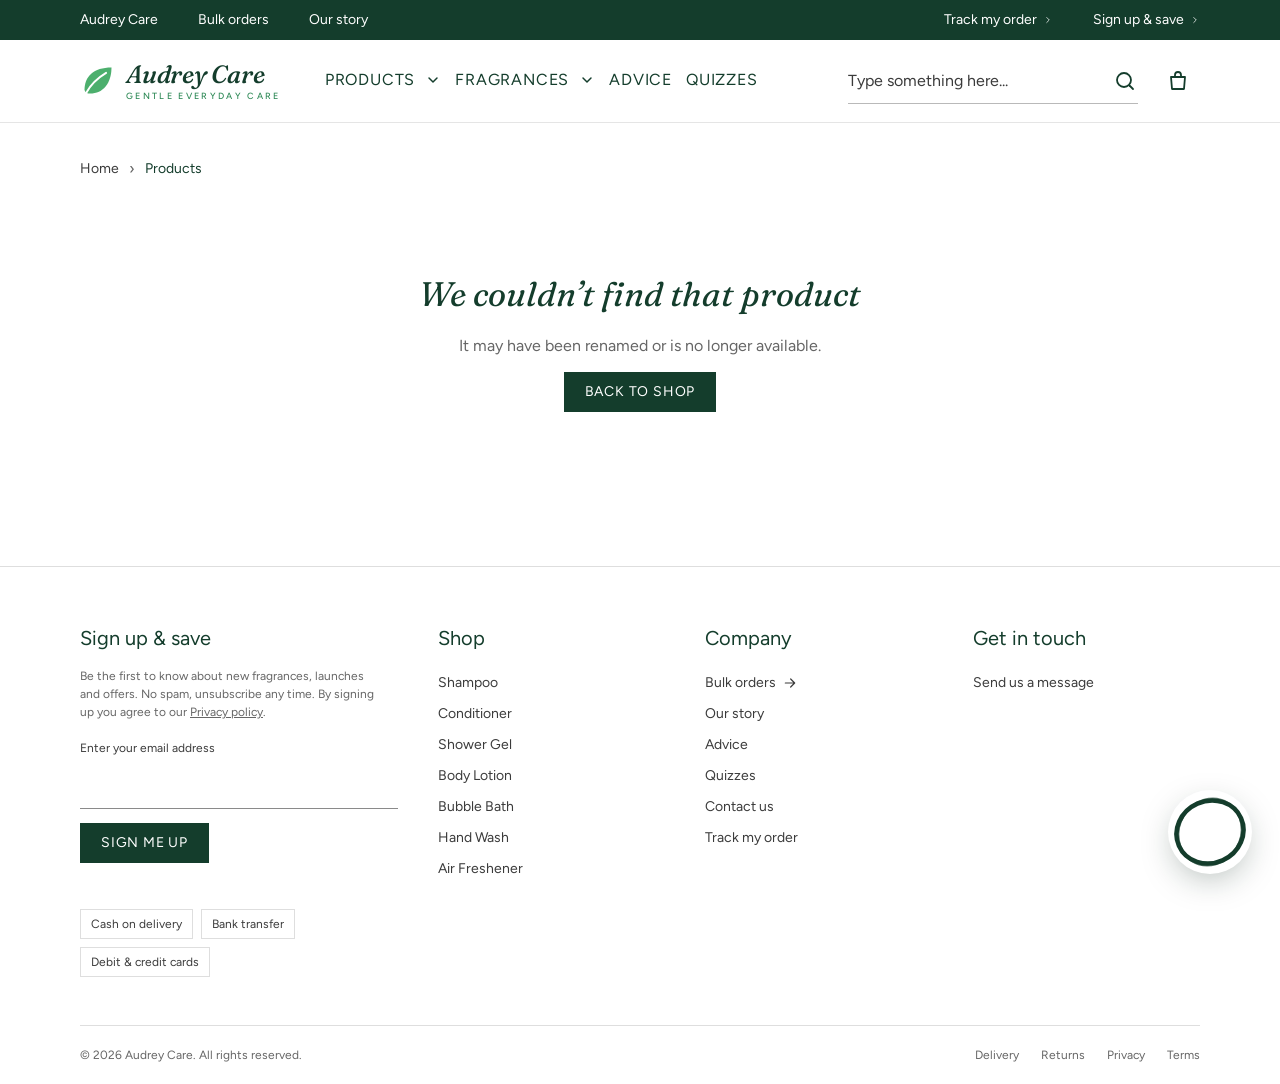
<file: product.html>
<!doctype html>
<html lang="en">
<head>
<meta charset="utf-8">
<meta name="viewport" content="width=device-width, initial-scale=1">
<title>Product — Audrey Care</title>
<meta name="description" content="Audrey Care gentle everyday care.">
<meta name="theme-color" content="#143d2c">
<link rel="icon" href="assets/favicon.svg" type="image/svg+xml">
<link rel="preload" href="assets/fonts/figtree-latin-wght-normal.woff2" as="font" type="font/woff2" crossorigin>
<link rel="stylesheet" href="css/styles.css">
<script>document.documentElement.classList.add('js')</script>
</head>
<body data-page="product">
<script src="js/config.js"></script><script src="js/content.js"></script><script src="js/data.js"></script><script src="js/art.js"></script><script src="js/layout.js"></script>

<main id="main">
  <div class="wrap wrap--pdp" style="padding-top:34px"><nav class="crumbs" aria-label="Breadcrumb" id="crumbs" data-nocms><a href="index.html">Home</a><span aria-hidden="true">›</span><a href="shop.html">Products</a></nav></div>
  <div class="wrap wrap--pdp"><div class="pdp" id="pdp"><div class="skeleton" style="aspect-ratio:4/5"></div><div class="skeleton" style="height:420px"></div></div></div>
  <section class="section section--soft" id="relatedSection" hidden>
    <div class="wrap">
      <div class="section-head center"><h2 class="h2">You may also <em>like</em></h2></div>
      <div class="grid grid--4" id="related"></div>
    </div>
  </section>
</main>
<div class="sticky-buy" id="stickyBuy" aria-hidden="true"><div class="sb-in"><span class="sb-thumb" id="stickyThumb"></span><div class="sb-name" data-nocms><b id="stickyName"></b><span id="stickyPrice"></span></div><button class="btn" id="stickyBtn" tabindex="-1">Add to bag</button></div></div>

<script src="js/app.js"></script>
<script src="js/pages/product.js"></script>
</body>
</html>
</file>
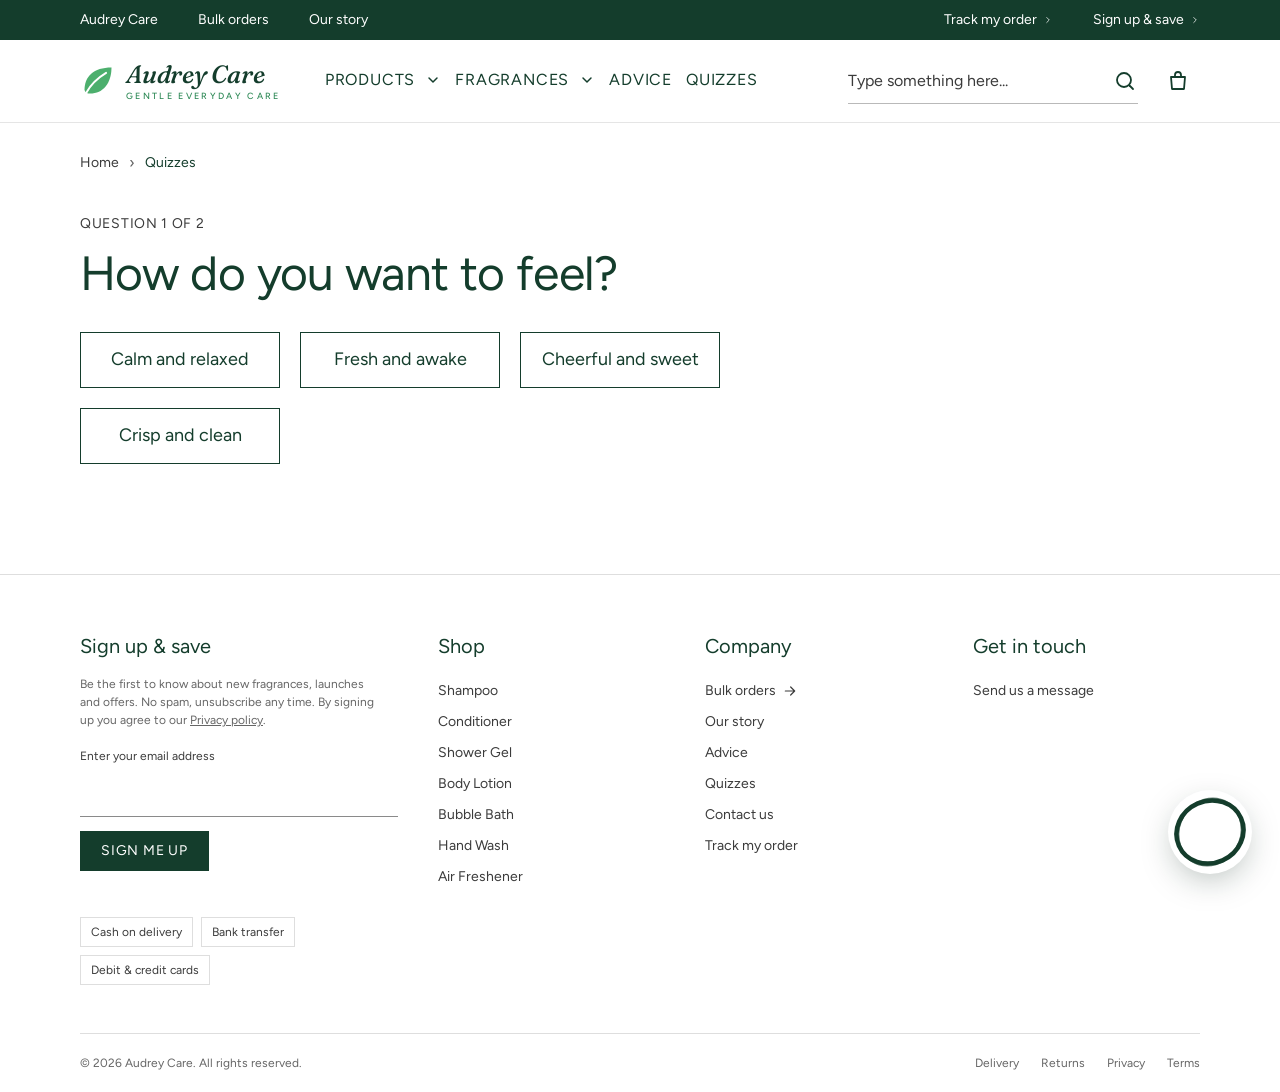
<file: quiz.html>
<!doctype html>
<html lang="en">
<head>
<meta charset="utf-8">
<meta name="viewport" content="width=device-width, initial-scale=1">
<title>Find your fragrance — Audrey Care</title>
<meta name="description" content="Answer two quick questions and we'll match you with an Audrey Care fragrance and the products to try first.">
<meta name="theme-color" content="#143d2c">
<link rel="icon" href="assets/favicon.svg" type="image/svg+xml">
<link rel="preload" href="assets/fonts/figtree-latin-wght-normal.woff2" as="font" type="font/woff2" crossorigin>
<link rel="stylesheet" href="css/styles.css">
<script>document.documentElement.classList.add('js')</script>
</head>
<body data-page="quiz">
<script src="js/config.js"></script><script src="js/content.js"></script><script src="js/data.js"></script><script src="js/art.js"></script><script src="js/layout.js"></script>

<main id="main">
  <div class="wrap" style="padding-top:28px"><nav class="crumbs" aria-label="Breadcrumb"><a href="index.html">Home</a><span aria-hidden="true">›</span><span>Quizzes</span></nav></div>
  <div class="wrap" id="quizRoot" style="padding-block:40px 110px"></div>
</main>

<script src="js/app.js"></script>
<script src="js/pages/quiz.js"></script>
</body>
</html>
</file>
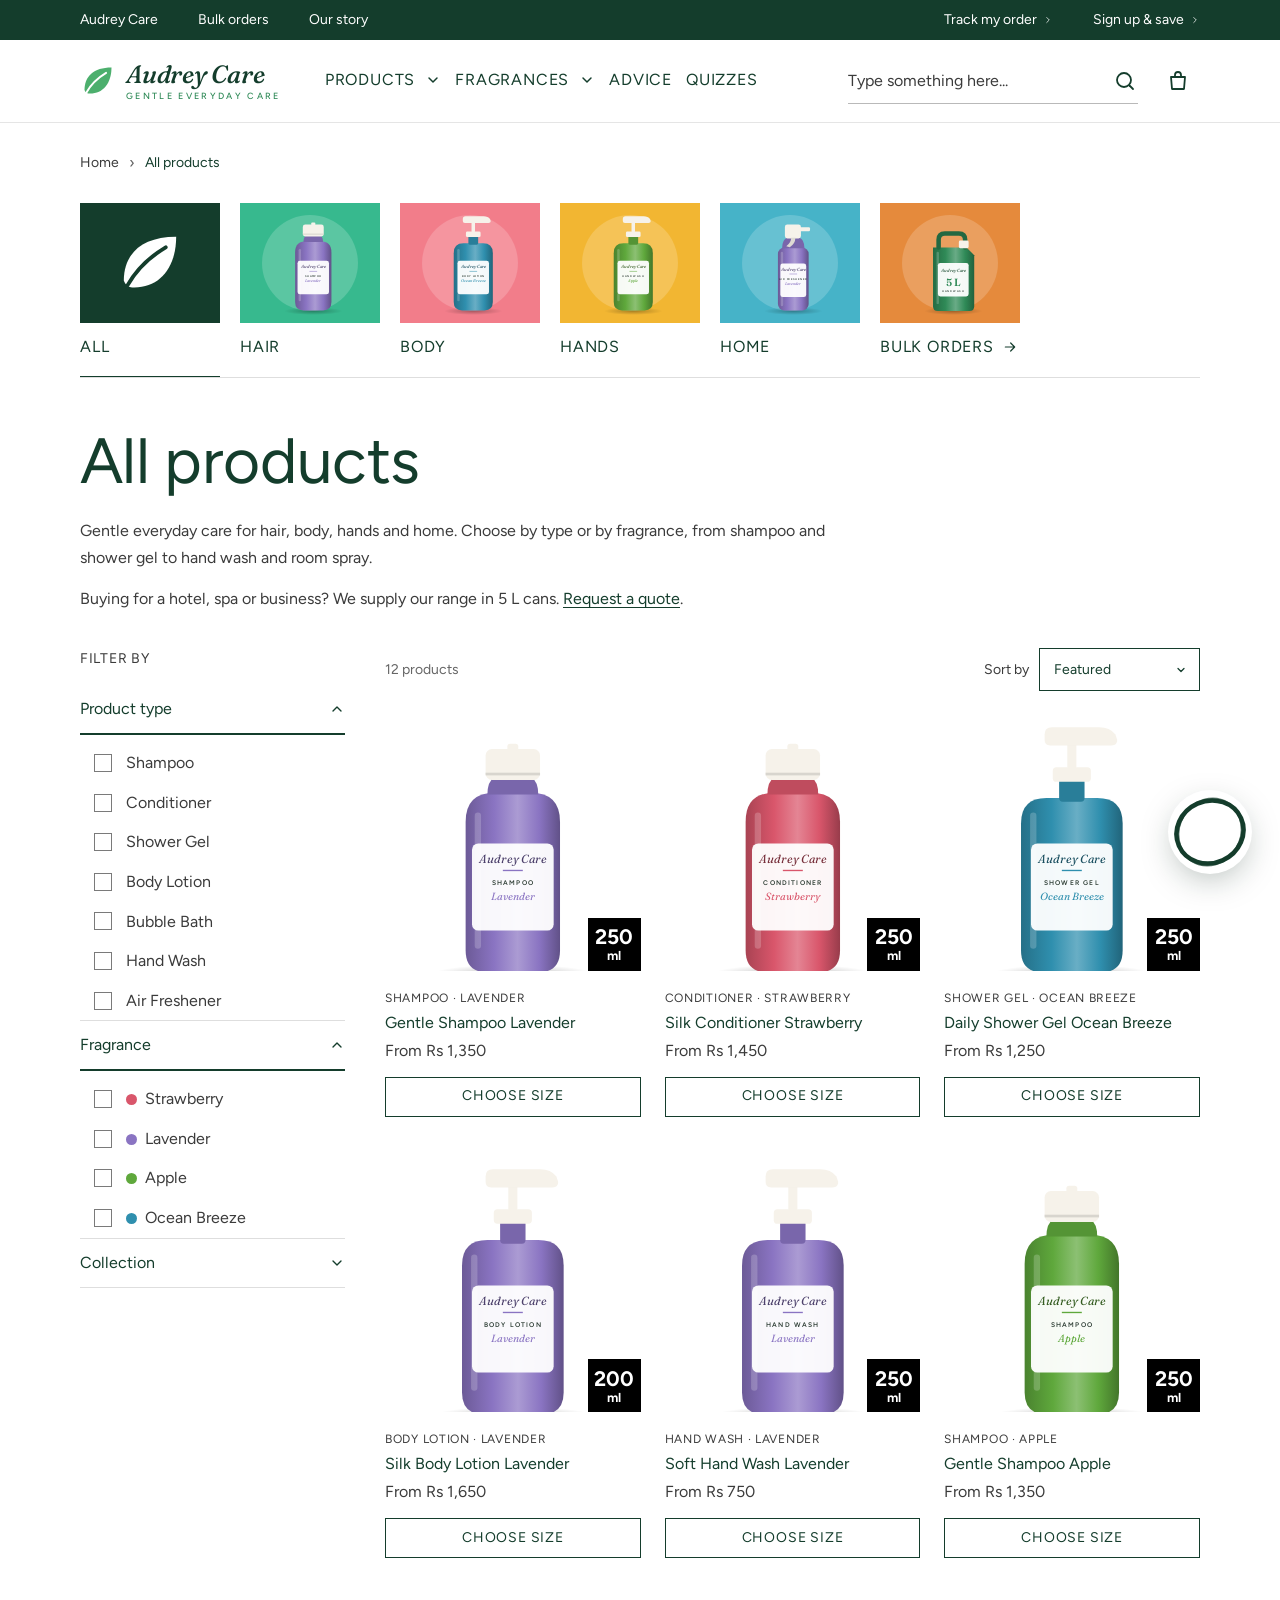
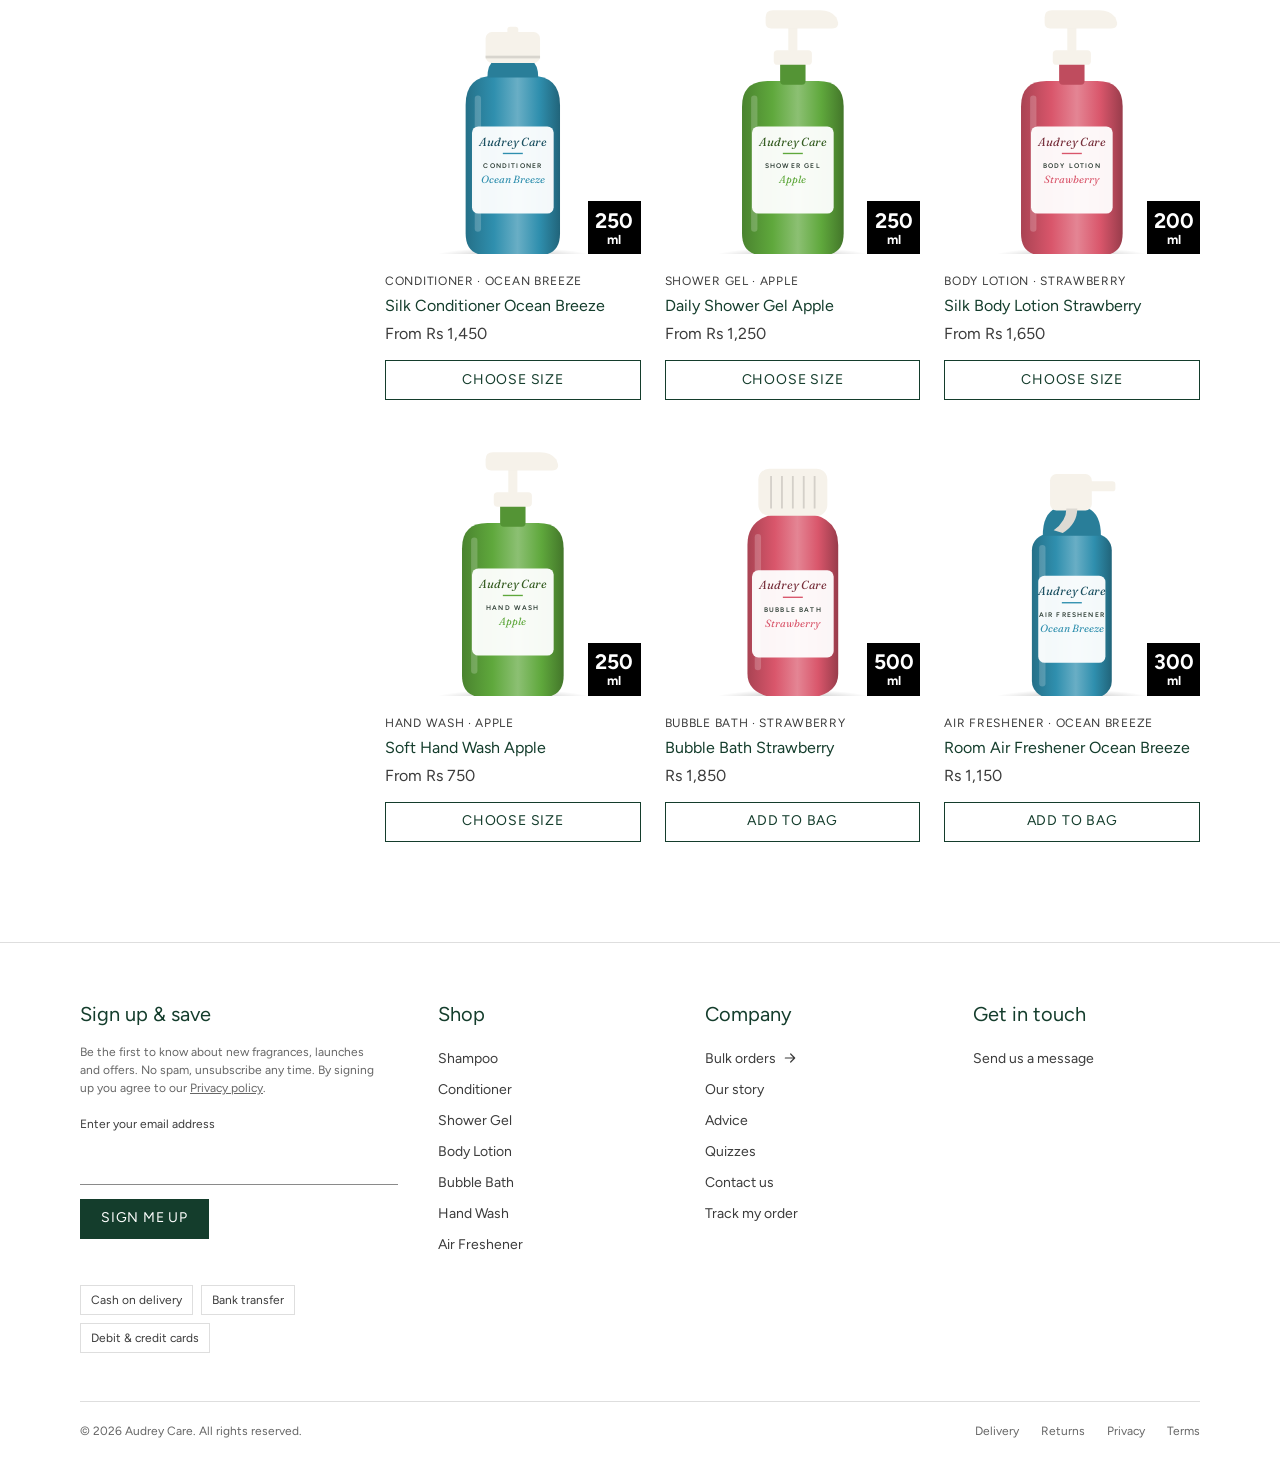
<file: shop.html>
<!doctype html>
<html lang="en">
<head>
<meta charset="utf-8">
<meta name="viewport" content="width=device-width, initial-scale=1">
<title>Shop — Audrey Care</title>
<meta name="description" content="Shop Audrey Care shampoos, conditioners, shower gels, body lotions, hand wash, bubble bath and air fresheners.">
<meta name="theme-color" content="#143d2c">
<link rel="icon" href="assets/favicon.svg" type="image/svg+xml">
<link rel="preload" href="assets/fonts/figtree-latin-wght-normal.woff2" as="font" type="font/woff2" crossorigin>
<link rel="stylesheet" href="css/styles.css">
<script>document.documentElement.classList.add('js')</script>
</head>
<body data-page="shop">
<script src="js/config.js"></script><script src="js/content.js"></script><script src="js/data.js"></script><script src="js/art.js"></script><script src="js/layout.js"></script>

<main id="main">
  <div class="wrap" style="padding-top:28px"><nav class="crumbs" aria-label="Breadcrumb"><a href="index.html">Home</a><span aria-hidden="true">›</span><span id="crumbNow">Products</span></nav></div>

  <div class="wrap"><div class="cat-row" id="groupChips" role="group" aria-label="Category"></div></div>

  <div class="wrap">
    <section class="shop-intro">
      <h1 class="page-title" id="shopTitle">All products</h1>
      <div class="page-desc" id="shopLead"></div>
    </section>

    <div class="shop-layout">
      <aside class="filters" id="filters" aria-label="Filters">
        <h2>Filter by</h2>
        <details class="fgroup" open><summary>Product type <svg viewBox="0 0 24 24" fill="none" stroke="currentColor" stroke-width="2" stroke-linecap="round" stroke-linejoin="round" aria-hidden="true"><path d="m6 9 6 6 6-6"/></svg></summary><div id="fKinds"></div></details>
        <details class="fgroup" open><summary>Fragrance <svg viewBox="0 0 24 24" fill="none" stroke="currentColor" stroke-width="2" stroke-linecap="round" stroke-linejoin="round" aria-hidden="true"><path d="m6 9 6 6 6-6"/></svg></summary><div id="fScents"></div></details>
        <details class="fgroup"><summary>Collection <svg viewBox="0 0 24 24" fill="none" stroke="currentColor" stroke-width="2" stroke-linecap="round" stroke-linejoin="round" aria-hidden="true"><path d="m6 9 6 6 6-6"/></svg></summary><div id="fBadges"></div></details>
      </aside>
      <div>
        <button class="btn btn--ghost btn--sm filters-toggle" id="filtersToggle" aria-expanded="false" aria-controls="filters">Filter by</button>
        <div class="grid-head">
          <span class="result-count" id="count" data-nocms role="status"></span>
          <div class="sort"><label for="sort">Sort by</label>
            <select class="select" id="sort">
              <option value="featured">Featured</option>
              <option value="price-asc">Price: low to high</option>
              <option value="price-desc">Price: high to low</option>
              <option value="name">Name A–Z</option>
            </select>
          </div>
        </div>
        <div class="grid" id="grid" aria-live="polite"></div>
      </div>
    </div>
  </div>
</main>

<script src="js/app.js"></script>
<script src="js/pages/shop.js"></script>
</body>
</html>
</file>
<file: css/styles.css>
/* ==========================================================================
   Audrey Care shop — design system
   Built to follow a premium beauty storefront's real behaviour: a fixed 1120px column,
   a static two-tier header, an instant-swap hero, a click-to-open mega menu, flat square
   buttons that invert on hover, and almost no scroll or hover animation.
   ========================================================================== */

@font-face { font-family: 'Fraunces'; font-style: normal; font-weight: 100 900; font-display: swap; src: url('../assets/fonts/fraunces-latin-wght-normal.woff2') format('woff2'); }
@font-face { font-family: 'Fraunces'; font-style: italic; font-weight: 100 900; font-display: swap; src: url('../assets/fonts/fraunces-latin-wght-italic.woff2') format('woff2'); }
@font-face { font-family: 'Figtree'; font-style: normal; font-weight: 300 900; font-display: swap; src: url('../assets/fonts/figtree-latin-wght-normal.woff2') format('woff2'); }

:root {
  --brand: #143d2c;
  --green-950: #0d291e; --green-900: #143d2c; --green-800: #1b5239; --green-700: #23694a; --green-600: #2f8a57; --green-500: #4caf6d;
  --green-200: #cfe9d8; --green-100: #e4f4ea; --green-50: #f2f9f4;
  --gold: #ab8457;
  --clay: #b5651d;
  --ink: #14231b; --text: #3b3b3b; --muted: #666; --line: #dedede; --soft: #f6f6f6; --white: #fff;
  --danger: #b4483b; --danger-soft: #fcefec;
  --font-sans: 'Figtree', system-ui, -apple-system, 'Segoe UI', Roboto, sans-serif;
  --font-serif: 'Fraunces', Georgia, 'Times New Roman', serif;
  --ease: ease; --ease-out: ease-out;
  --w: 1120px;
  --gutter: 20px;
  --utility-h: 40px;
  --main-h: 82px;
}

*, *::before, *::after { box-sizing: border-box; }
html { -webkit-text-size-adjust: 100%; scroll-behavior: smooth; }
body { margin: 0; font-family: var(--font-sans); font-size: 16px; line-height: 1.5; color: var(--text); background: #fff; -webkit-font-smoothing: antialiased; text-rendering: optimizeLegibility; }
body.is-locked { overflow: hidden; }
img, svg { display: block; max-width: 100%; }
a { color: inherit; text-decoration: none; }
button { font: inherit; color: inherit; background: none; border: 0; padding: 0; cursor: pointer; }
input, select, textarea { font: inherit; color: inherit; }
h1, h2, h3, h4, p { margin: 0; }
ul, ol { margin: 0; padding: 0; list-style: none; }
[hidden] { display: none !important; }
:focus-visible { outline: 2px solid var(--green-600); outline-offset: 3px; }

.skip { position: absolute; left: -999px; top: 8px; z-index: 200; background: var(--brand); color: #fff; padding: 10px 16px; }
.skip:focus { left: 8px; }
.wrap { width: 100%; max-width: calc(var(--w) + var(--gutter) * 2); margin-inline: auto; padding-inline: var(--gutter); }
.sr-only { position: absolute; width: 1px; height: 1px; overflow: hidden; clip: rect(0 0 0 0); white-space: nowrap; }

/* ---------- Type ---------- */
.eyebrow { font-size: 14px; line-height: 17px; letter-spacing: .7px; color: var(--text); text-transform: uppercase; }
.serif-i { font-family: var(--font-serif); font-style: italic; font-weight: 400; }
.h2 { font-size: 52px; line-height: 57.2px; letter-spacing: -.52px; font-weight: 400; color: var(--brand); }
.h2 em, .headline em, .page-title em { font-family: var(--font-serif); font-style: italic; font-weight: 400; }
.lead { font-size: 16px; line-height: 1.6; color: var(--text); }
.muted { color: var(--muted); }
.kicker { display: block; font-family: var(--font-serif); font-style: italic; font-size: 22px; color: var(--green-600); margin-bottom: 6px; }
.center { text-align: center; }

/* ---------- Buttons: flat, square, invert on hover over .5s ---------- */
.btn {
  display: inline-flex; align-items: center; justify-content: center; gap: 10px; min-height: 49px; padding: 14px 30px;
  background: var(--brand); color: #fff; border: 1px solid transparent; border-radius: 0;
  font: 400 16px/1.2 var(--font-sans); letter-spacing: .8px; text-transform: uppercase; text-align: center; cursor: pointer;
  transition: all .5s ease;
}
.btn:hover, .btn:focus-visible { background: #fff; color: var(--brand); border-color: var(--brand); }
.btn[disabled] { opacity: .5; pointer-events: none; }
.btn--light { background: #fff; color: var(--brand); }
.btn--light:hover, .btn--light:focus-visible { background: transparent; color: #fff; border-color: #fff; }
.btn--ghost { background: transparent; color: var(--brand); border-color: var(--brand); }
.btn--ghost:hover, .btn--ghost:focus-visible { background: var(--brand); color: #fff; }
.btn--sm { min-height: 40px; padding: 9px 20px; font-size: 14px; }
.btn--block { width: 100%; }
.btn.is-added { background: var(--green-600); border-color: var(--green-600); color: #fff; }
.link-arrow { display: inline-flex; align-items: center; gap: 8px; font-size: 16px; color: var(--brand); letter-spacing: .4px; }
.link-arrow:hover { text-decoration: underline; text-underline-offset: 4px; }
.link-arrow svg { width: 16px; height: 16px; }
.icon-btn { position: relative; display: inline-grid; place-items: center; width: 44px; height: 44px; }
.icon-btn svg { width: 24px; height: 24px; }

/* ---------- Header: static, sticky, 40px + 82px ---------- */
.site-header { position: sticky; top: 0; z-index: 60; background: #fff; }
.utility { background: var(--brand); color: #fff; height: var(--utility-h); font-size: 14px; }
.utility-in { display: flex; align-items: center; justify-content: space-between; height: 100%; }
.utility nav { display: flex; gap: 40px; }
.utility a { display: inline-flex; align-items: center; gap: 6px; line-height: 20px; }
.utility a:hover, .utility a.is-current { text-decoration: underline; text-underline-offset: 4px; }
.utility svg { width: 10px; height: 10px; }
.mainbar { position: relative; background: #fff; border-bottom: 1px solid #e5e5e5; }
.mainbar-in { display: flex; align-items: center; height: var(--main-h); }

.brand { display: inline-flex; align-items: center; gap: 10px; flex: none; color: var(--brand); }
.brand svg { width: 36px; height: 36px; }
.brand-img { height: 46px; width: auto; max-width: 240px; object-fit: contain; }
.brand-name { font-family: var(--font-serif); font-style: italic; font-weight: 500; font-size: 25px; line-height: 1; letter-spacing: -.01em; }
.brand-name small { display: block; font-family: var(--font-sans); font-style: normal; font-weight: 500; font-size: 9px; letter-spacing: .26em; text-transform: uppercase; color: var(--green-600); margin-top: 4px; }

.mainnav { display: flex; align-items: stretch; height: var(--main-h); margin-left: 44px; }
.nav-item { display: flex; align-items: center; margin-right: 14px; border-bottom: 3px solid transparent; }
.nav-item.is-open { border-bottom-color: var(--gold); }
.navlink { display: inline-flex; align-items: center; gap: 10px; font: 400 16px/19px var(--font-sans); letter-spacing: .8px; text-transform: uppercase; color: var(--brand); white-space: nowrap; }
.navlink svg { width: 16px; height: 16px; stroke-width: 2.2; }
.navlink[aria-expanded='true'] svg { transform: rotate(180deg); }

.search { position: relative; margin-left: auto; width: 290px; }
.search form { display: flex; align-items: center; border-bottom: 1px solid #b9b9b9; }
.search input { flex: 1; min-width: 0; border: 0; background: none; padding: 10px 0; font-size: 16px; outline: none; color: var(--text); }
.search input::placeholder { color: var(--text); opacity: 1; }
.search button { display: grid; place-items: center; width: 26px; height: 26px; color: var(--brand); }
.search button svg { width: 24px; height: 24px; }
.search-results { position: absolute; left: 0; right: 0; top: calc(100% + 6px); background: #fff; border: 1px solid var(--line); box-shadow: 0 12px 24px -12px rgba(0, 0, 0, .25); z-index: 70; display: none; }
.search-results.is-open { display: block; }
.search-results a { display: grid; grid-template-columns: 48px 1fr; gap: 14px; align-items: center; padding: 10px 14px; }
.search-results a:hover, .search-results a:focus-visible { background: var(--soft); }
.search-results .thumb { width: 48px; height: 60px; overflow: hidden; background: #fff; }
.search-results .thumb svg, .search-results .thumb img { width: 100%; height: 100%; object-fit: cover; }
.search-results b { display: block; font-weight: 500; font-size: 15px; color: var(--brand); }
.search-results span { font-size: 13px; color: var(--muted); }
.search-empty { padding: 16px; font-size: 14px; color: var(--muted); }
.cart-btn { flex: none; margin-left: 18px; color: var(--brand); }
.cart-count { position: absolute; top: 3px; right: 0; min-width: 18px; height: 18px; padding: 0 4px; display: none; place-items: center; background: var(--brand); color: #fff; font-size: 11px; font-weight: 600; border-radius: 9px; }
.cart-count.has-items { display: grid; }
.burger, .msearch { display: none; }

/* Mega menu: click to open, instant (no animation) */
.mega { position: absolute; left: 0; right: 0; top: 100%; background: #fff; border-top: 1px solid #e5e5e5; box-shadow: 0 14px 22px -14px rgba(0, 0, 0, .22); display: none; }
.mega.is-open { display: block; }
.mega-panel { display: none; }
.mega-panel.is-active { display: grid; }
.mm-close { position: absolute; top: 38px; right: clamp(16px, 3.4vw, 64px); width: 44px; height: 44px; display: grid; place-items: center; color: var(--brand); z-index: 2; }
.mm-close svg { width: 30px; height: 30px; stroke-width: 1.6; }
.mega-panel--shop.is-active { grid-template-columns: 217px 1fr; padding-block: 36px 56px; }
.mm-rail { display: flex; flex-direction: column; align-items: flex-start; }
.mm-all { display: inline-flex; align-items: center; gap: 10px; font-size: 20px; color: var(--brand); margin-bottom: 24px; }
.mm-all .arr, .mm-link .arr, .mm-disc .arr { width: 18px; height: 18px; flex: none; }
.mm-cat { display: block; padding: 15px 8px; font-size: 22px; line-height: 1.2; color: var(--brand); text-decoration: underline transparent 2px; text-underline-offset: 8px; }
.mm-cat.is-active { text-decoration-color: var(--brand); }
.mm-sets { min-width: 0; }
.mm-set { display: none; grid-template-columns: 192px 192px 192px 1fr; align-items: start; }
.mm-set.is-active { display: grid; }
.mm-col h4 { font-size: 14px; font-weight: 600; letter-spacing: .7px; text-transform: uppercase; color: var(--brand); margin-bottom: 12px; }
.mm-col a { display: flex; align-items: center; padding: 11px 0; font-size: 16px; line-height: 1.2; color: var(--text); }
.mm-col a:hover { color: var(--brand); text-decoration: underline; text-underline-offset: 4px; }
.mm-promo { display: grid; }
.mm-img { position: relative; display: block; aspect-ratio: 326 / 182; overflow: hidden; }
.mm-img svg { width: 100%; height: 100%; }
.mm-link { display: inline-flex; align-items: center; gap: 10px; margin-top: 18px; font-size: 18px; color: var(--brand); }
.mm-promo p { margin: 10px 0 24px; font-size: 14px; font-weight: 300; letter-spacing: .7px; color: var(--text); }
.mm-promo hr { border: 0; border-top: 1px solid var(--line); margin: 0 0 12px; }
.mm-disc { display: inline-flex; align-items: center; gap: 10px; padding: 7px 0; font-size: 16px; color: var(--brand); width: fit-content; }
.mm-link:hover, .mm-disc:hover, .mm-all:hover { text-decoration: underline; text-underline-offset: 4px; }
.dot { display: inline-block; width: 11px; height: 11px; border-radius: 50%; margin-right: 10px; vertical-align: -1px; flex: none; }
.mega-panel--scent.is-active { grid-template-columns: repeat(4, 1fr); gap: 30px; padding-block: 36px 48px; }
.scent-link { display: grid; gap: 10px; }
.scent-link .scent-thumb { aspect-ratio: 4/3; overflow: hidden; }
.scent-link .scent-thumb svg { width: 100%; height: 100%; }
.scent-link b { font-family: var(--font-serif); font-style: italic; font-weight: 500; font-size: 22px; color: var(--brand); }
.scent-link:hover b { text-decoration: underline; }
.scent-link span { font-size: 14px; color: var(--muted); }

/* Mobile menu: full-screen */
.mnav { position: fixed; inset: 0; background: #fff; z-index: 120; display: none; flex-direction: column; overflow-y: auto; }
.mnav.is-open { display: flex; }
.mnav-top { display: flex; align-items: center; justify-content: flex-end; padding: 14px 16px; min-height: 66px; }
.mnav form { margin: 0 24px 8px; display: flex; border-bottom: 1px solid #b9b9b9; }
.mnav form input { flex: 1; border: 0; padding: 12px 0; font-size: 16px; outline: none; background: none; }
.mnav-list { padding: 8px 24px 32px; }
.mnav-list > a, .mnav-list summary { display: flex; justify-content: flex-start; align-items: center; gap: 12px; padding: 14px 0; font-size: 26px; letter-spacing: 1px; text-transform: uppercase; list-style: none; cursor: pointer; color: var(--brand); }
.mnav-list summary::-webkit-details-marker { display: none; }
.mnav-list summary svg { width: 18px; height: 18px; }
.mnav-list details[open] summary svg { transform: rotate(180deg); }
.mnav-list details div { padding: 0 0 12px 4px; }
.mnav-list details div a { display: block; padding: 9px 0; font-size: 18px; color: var(--text); }
.mnav-foot { margin-top: auto; padding: 20px 24px; background: var(--soft); font-size: 14px; }
.mnav-foot a { display: block; padding: 4px 0; }
.scrim { position: fixed; inset: 0; background: rgba(0, 0, 0, .45); z-index: 110; display: none; }
.scrim.is-open { display: block; }

/* ---------- Hero: manual carousel, instant swap, no autoplay ---------- */
.hero { position: relative; background: #fff; }
.slide { display: none; grid-template-columns: 50% 1fr; height: max(410px, 39.2vw); }
.slide.is-active { display: grid; }
.slide-art { position: relative; overflow: hidden; container-type: size; }
.art-clip { position: absolute; inset: 0; clip-path: circle(166cqw at -66cqw 50%); }
.art-clip svg { position: absolute; inset: 0; width: 100%; height: 100%; }
.slide-copy { justify-self: start; width: 549px; max-width: 100%; display: flex; flex-direction: column; align-items: center; justify-content: center; text-align: center; padding-bottom: 40px; }
.slide-copy .eyebrow { margin-bottom: 16px; }
.slide-copy .display { font: italic 400 64px/73px var(--font-serif); letter-spacing: -.64px; color: var(--brand); }
.slide-copy .headline { font-size: 64px; line-height: 73px; letter-spacing: -.64px; font-weight: 400; color: var(--brand); max-width: 549px; margin-bottom: 24px; }
.hero-ctrl { position: absolute; left: 50%; bottom: 44px; width: 549px; max-width: 50%; display: flex; justify-content: center; align-items: center; gap: 36px; }
.hero-ctrl .arrow { width: 23px; height: 23px; display: grid; place-items: center; color: var(--brand); }
.hero-ctrl .arrow svg { width: 23px; height: 23px; stroke-width: 1.5; }
.hero-ctrl .arrow:disabled { opacity: .3; cursor: default; }
.dots { display: flex; gap: 10px; }
.dots button { position: relative; width: 10px; height: 10px; border-radius: 50%; border: 1px solid var(--brand); background: transparent; }
.dots button[aria-current='true'] { background: var(--brand); }
.dots button::before { content: ''; position: absolute; inset: -9px; }

/* ---------- Sections ---------- */
.section { padding-block: 80px; }
.section--soft { background: var(--soft); }
.section--tint { background: var(--green-50); }
.section--tight { padding-block: 64px; }
.section-head { margin-bottom: 40px; }
.section-head.center { text-align: center; }
.section-head p { margin-top: 16px; }
.reveal { opacity: 1; transform: none; }

/* Explore tiles */
.explore { background: var(--soft); padding-block: 64px; }
.explore h2 { font-size: 18px; line-height: 22px; font-weight: 600; letter-spacing: .7px; text-transform: uppercase; color: var(--text); margin-bottom: 68px; }
.tiles { display: grid; grid-template-columns: repeat(6, 170px); gap: 20px; }
.tile { display: block; }
.tile-img { position: relative; display: block; width: 170px; height: 110px; overflow: hidden; background: #fff; }
.tile-img svg { width: 100%; height: 100%; }
.tile-name { display: flex; align-items: center; gap: 8px; margin-top: 12px; font-size: 16px; line-height: 24px; color: var(--brand); }
.tile-name svg { width: 18px; height: 18px; flex: none; }
.tile:hover .tile-name span { text-decoration: underline; text-underline-offset: 4px; }

/* Full-bleed banner */
.banner { position: relative; height: clamp(440px, 40vw, 640px); background: var(--green-800); overflow: hidden; }
.banner-art { position: absolute; inset: 0; }
.banner-art svg { width: 100%; height: 100%; }
.banner-copy { position: absolute; left: 61.25%; top: 50%; transform: translateY(-50%); width: 440px; color: #fff; display: grid; gap: 18px; justify-items: start; }
.banner-copy .h2 { color: #fff; }
.banner-copy p { color: #fff; font-size: 16px; line-height: 25px; }

/* Product cards (home carousels, category grid) */
.pcar { position: relative; margin-top: 48px; }
.pcar-view { overflow: hidden; }
.pcar-track { display: flex; gap: 20px; transition: transform .5s ease-out; }
.pcar .pcard { flex: 0 0 calc((100% - 60px) / 4); }
.pcar-arrow { position: absolute; top: 90px; width: 40px; height: 40px; display: grid; place-items: center; color: var(--brand); background: #fff; border-radius: 50%; box-shadow: 0 2px 8px rgba(0, 0, 0, .15); }
.pcar-arrow svg { width: 20px; height: 20px; }
.pcar-arrow.prev { left: -20px; } .pcar-arrow.next { right: -20px; }
.pcar-arrow:disabled { opacity: .3; cursor: default; }
.pcard { display: flex; flex-direction: column; position: relative; }
.pcard-img { position: relative; display: block; aspect-ratio: 1; background: #fff; overflow: hidden; }
.pcard-img svg, .pcard-img img { width: 100%; height: 100%; object-fit: cover; }
.size-badge { position: absolute; right: 0; bottom: 0; display: grid; place-items: center; min-width: 53px; height: 53px; padding: 0 6px; background: #000; color: #fff; text-align: center; line-height: 1; }
.size-badge b { display: block; font-size: 21px; font-weight: 700; }
.size-badge small { display: block; font-size: 13px; font-weight: 700; margin-top: 2px; }
.pcard-body { display: grid; gap: 6px; padding-top: 18px; }
.pcard-kind { font-size: 12px; letter-spacing: .7px; text-transform: uppercase; color: var(--text); display: flex; align-items: center; }
.pcard-title { font-size: 16px; line-height: 20px; font-weight: 400; color: var(--brand); }
.pcard-title a::after { content: ''; position: absolute; inset: 0; z-index: 1; }
.pcard:hover .pcard-title a { text-decoration: underline; text-underline-offset: 3px; }
.pcard-price { font-size: 16px; color: var(--text); }
.pcard-add { position: relative; z-index: 2; margin-top: 8px; }
.skeleton { background: linear-gradient(100deg, var(--soft) 30%, #fff 50%, var(--soft) 70%); background-size: 200% 100%; animation: shimmer 1.4s linear infinite; }
@keyframes shimmer { to { background-position: -200% 0; } }

/* Tabs (fragrance) */
.tabs-row { display: flex; justify-content: center; gap: 36px; margin-top: 32px; border-bottom: 1px solid var(--line); flex-wrap: wrap; }
.tab { font-size: 20px; line-height: 1; padding: 16px 6px; color: var(--brand); border-bottom: 3px solid transparent; margin-bottom: -1px; display: inline-flex; align-items: center; }
.tab[aria-selected='true'] { border-bottom-color: var(--brand); }
.tab:hover { text-decoration: underline; text-underline-offset: 6px; }

/* Full-bleed split */
.split-fb { display: grid; grid-template-columns: 640px 1fr; align-items: center; min-height: 640px; }
.split-fb .art { position: relative; height: 640px; overflow: hidden; background: var(--green-100); }
.split-fb .art svg { position: absolute; inset: 0; width: 100%; height: 100%; }
.split-fb .copy { padding-left: 260px; padding-right: 40px; max-width: 760px; display: grid; gap: 20px; justify-items: start; }
.split-fb .copy .h2 { font-size: 52px; }

/* Tips / articles */
.feature { display: grid; grid-template-columns: 550px 1fr; gap: 40px; align-items: center; margin-bottom: 48px; }
.feature .img { position: relative; aspect-ratio: 550 / 391; overflow: hidden; }
.feature .img svg { width: 100%; height: 100%; }
.feature .kick, .acard .kick { display: flex; align-items: center; gap: 14px; font-size: 12px; letter-spacing: .7px; text-transform: uppercase; color: var(--text); margin-bottom: 14px; }
.feature .kick::after, .acard .kick::after { content: ''; flex: 1; height: 1px; background: #bdbdbd; }
.feature h3 { font-size: 40px; line-height: 44px; font-weight: 400; color: var(--brand); margin-bottom: 14px; }
.feature p, .acard p { font-size: 16px; line-height: 24px; font-weight: 300; color: var(--text); }
.feature .more { display: inline-block; margin-top: 16px; font-size: 14px; font-weight: 700; color: var(--brand); letter-spacing: .4px; }
.feature .more:hover, .acard h3 a:hover { text-decoration: underline; text-underline-offset: 3px; }
.acards { display: grid; grid-template-columns: repeat(3, 1fr); gap: 20px 20px; }
.acard .img { position: relative; display: block; aspect-ratio: 360 / 209; overflow: hidden; margin-bottom: 16px; }
.acard .img svg { width: 100%; height: 100%; }
.acard h3 { font-size: 20px; line-height: 24px; font-weight: 400; color: var(--brand); margin-bottom: 10px; }

/* Statement band (curved top) */
.statement { position: relative; overflow: hidden; background: var(--brand); color: #fff; text-align: center; padding: 110px 0 90px; margin-top: 70px; }
.statement::before { content: ''; position: absolute; top: -1px; left: -5%; width: 110%; height: 64px; background: #fff; border-radius: 0 0 50% 50% / 0 0 100% 100%; }
.statement .eyebrow { color: #fff; margin-bottom: 26px; }
.statement blockquote { margin: 0 auto; max-width: 708px; font-family: var(--font-serif); font-style: italic; font-size: 34px; line-height: 1.3; }
.statement cite { display: block; margin-top: 24px; font-style: normal; font-size: 16px; }

/* Bulk band */
.band { position: relative; overflow: hidden; background: var(--brand); color: #fff; }
.band-in { display: grid; grid-template-columns: 1.1fr 1fr; align-items: center; gap: 60px; }
.band-copy { padding-block: 80px; display: grid; gap: 20px; justify-items: start; }
.band .eyebrow { color: #cfe9d8; }
.band .h2 { color: #fff; }
.band .lead { color: #d9eadf; }
.band-art { position: relative; align-self: stretch; min-height: 340px; }
.band-art svg { position: absolute; inset: 0; width: 100%; height: 100%; }

/* Values list (about, bulk) */
.values { display: grid; gap: 18px; margin-block: 8px 10px; }
.values li { display: grid; grid-template-columns: 44px 1fr; gap: 16px; align-items: start; }
.values .ico { display: grid; place-items: center; width: 44px; height: 44px; border-radius: 50%; background: var(--green-100); color: var(--green-700); }
.values .ico svg { width: 22px; height: 22px; }
.values b { display: block; font-weight: 600; font-size: 17px; color: var(--brand); }
.values span { color: var(--text); font-size: 15.5px; }
.split { display: grid; grid-template-columns: 1fr 1fr; gap: 80px; align-items: center; }
.arch { position: relative; aspect-ratio: 4 / 5; max-width: 520px; border-radius: 999px 999px 0 0; overflow: hidden; background: var(--green-100); }
.arch svg { position: absolute; inset: 0; width: 100%; height: 100%; }
.split-copy { display: grid; gap: 20px; justify-items: start; }

/* ---------- Footer ---------- */
.footer { background: #fff; color: var(--text); border-top: 1px solid var(--line); padding-top: 56px; font-size: 14px; }
.footer a:hover { text-decoration: underline; text-underline-offset: 3px; }
.footer-grid { display: grid; grid-template-columns: 1.4fr 1fr 1fr 1fr; gap: 40px; padding-bottom: 48px; }
.footer h4 { font-size: 20px; font-weight: 400; color: var(--brand); margin-bottom: 14px; }
.footer .fine { font-size: 12px; line-height: 1.5; color: var(--muted); max-width: 300px; margin-bottom: 18px; }
.nl-form { display: grid; gap: 14px; justify-items: start; }
.nl-form label { font-size: 12px; color: var(--text); }
.nl-form input[type=email] { width: 100%; max-width: 320px; border: 0; border-bottom: 1px solid #8a8a8a; background: none; padding: 8px 0; font-size: 14px; outline: none; }
.nl-note { margin-top: 10px; font-size: 13px; min-height: 20px; color: var(--green-700); }
.footer li a { display: inline-block; padding: 5px 0; font-size: 14px; color: var(--text); }
.footer li a.link-arrow { display: inline-flex; align-items: center; gap: 6px; font-size: 14px; letter-spacing: 0; }
.pay-row { display: flex; flex-wrap: wrap; gap: 8px; margin-top: 16px; }
.pay-row span { padding: 5px 10px; border: 1px solid var(--line); font-size: 12px; }
.footer-bottom { border-top: 1px solid var(--line); padding-block: 20px; display: flex; flex-wrap: wrap; gap: 10px 32px; justify-content: space-between; font-size: 12px; color: var(--muted); }
.footer-bottom nav { display: flex; gap: 22px; flex-wrap: wrap; }


/* ---------- Cart drawer ---------- */
.drawer { position: fixed; top: 0; right: 0; bottom: 0; width: min(460px, 100vw); background: #fff; z-index: 130; display: flex; flex-direction: column; transform: translateX(102%); visibility: hidden; transition: transform .6s var(--ease-out), visibility 0s .6s; box-shadow: -30px 0 60px -30px rgba(13, 41, 30, .4); }
.drawer.is-open { transform: none; visibility: visible; transition-delay: 0s; }
.drawer-head { display: flex; align-items: center; justify-content: space-between; padding: 20px 20px 20px 28px; border-bottom: 1px solid var(--line); }
.drawer-head h3 { font-family: var(--font-serif); font-style: italic; font-weight: 500; font-size: 28px; color: var(--green-900); }
.ship-box { padding: 16px 28px; background: var(--green-50); font-size: 14.5px; }
.ship-bar { height: 5px; background: var(--green-200); margin-top: 10px; overflow: hidden; border-radius: 3px; }
.ship-bar i { display: block; height: 100%; width: 0; background: var(--green-600); transition: width .8s var(--ease-out); }
.drawer-body { flex: 1; overflow-y: auto; padding: 8px 28px; }
.line { display: grid; grid-template-columns: 84px 1fr; gap: 16px; padding: 20px 0; border-bottom: 1px solid var(--line); animation: lineIn .6s var(--ease-out) both; }
@keyframes lineIn { from { opacity: 0; transform: translateX(16px); } to { opacity: 1; transform: none; } }
.line-img { width: 84px; height: 105px; overflow: hidden; background: var(--green-50); }
.line-img svg, .line-img img { width: 100%; height: 100%; object-fit: cover; }
.line-info { display: grid; gap: 4px; align-content: start; }
.line-info b { font-weight: 500; color: var(--green-900); line-height: 1.3; }
.line-info span { font-size: 14px; color: var(--muted); }
.line-row { display: flex; align-items: center; justify-content: space-between; margin-top: 8px; }
.qty { display: inline-flex; align-items: center; border: 1.5px solid var(--line); }
.qty button { width: 36px; height: 36px; display: grid; place-items: center; transition: background .2s; }
.qty button:hover { background: var(--green-50); }
.qty button svg { width: 14px; height: 14px; }
.qty output { min-width: 32px; text-align: center; font-weight: 500; }
.line-remove { font-size: 13px; color: var(--muted); text-decoration: underline; text-underline-offset: 3px; }
.line-remove:hover { color: var(--danger); }
.drawer-foot { padding: 20px 28px 28px; border-top: 1px solid var(--line); display: grid; gap: 14px; background: #fff; }
.row { display: flex; justify-content: space-between; align-items: baseline; gap: 16px; }
.row.total { font-size: 20px; font-weight: 600; color: var(--green-900); }
.empty { display: grid; justify-items: center; gap: 16px; text-align: center; padding: 64px 16px; color: var(--muted); }
.empty svg { width: 56px; height: 56px; color: var(--green-500); }
.empty .serif-i { font-size: 28px; color: var(--green-900); }


/* Toast + chat */
.toast { position: fixed; left: 50%; bottom: 28px; z-index: 160; transform: translate(-50%, 24px); opacity: 0; background: var(--green-900); color: #fff; padding: 14px 22px; font-size: 15px; box-shadow: 0 20px 40px -20px rgba(0, 0, 0, .5); transition: opacity .4s var(--ease), transform .5s var(--ease-out); pointer-events: none; max-width: calc(100vw - 32px); }
.toast.is-on { opacity: 1; transform: translate(-50%, 0); }
.chat { position: fixed; right: clamp(14px, 2.2vw, 40px); bottom: clamp(14px, 2vw, 30px); z-index: 90; display: flex; align-items: flex-end; gap: 6px; transition: bottom .5s var(--ease-out); }
body.has-sticky .chat { bottom: 100px; }
.chat-bubble { position: relative; background: #e3f5ef; color: var(--green-900); padding: 15px 20px; font-size: 16.5px; letter-spacing: .01em; box-shadow: 0 14px 30px -16px rgba(13, 41, 30, .35); border-radius: 14px 14px 4px 14px; margin-bottom: 14px; opacity: 0; transform: translateY(10px) scale(.96); transform-origin: bottom right; pointer-events: none; transition: opacity .5s var(--ease), transform .6s var(--ease-out); }
.chat.is-greeting .chat-bubble { opacity: 1; transform: none; pointer-events: auto; }
.chat-x { position: absolute; top: -40px; right: 26px; width: 32px; height: 32px; display: grid; place-items: center; color: var(--green-900); opacity: 0; pointer-events: none; transition: opacity .4s; }
.chat.is-greeting .chat-x { opacity: 1; pointer-events: auto; }
.chat-x svg { width: 24px; height: 24px; stroke-width: 2; }
.chat-fab { position: relative; display: grid; place-items: center; width: 84px; height: 84px; border-radius: 50%; background: #fff; box-shadow: 0 10px 34px -8px rgba(13, 41, 30, .35), 0 0 0 7px rgba(255, 255, 255, .7); transition: transform .4s var(--ease-out); }
.chat-fab:hover { transform: scale(1.07); }
.chat-fab svg { position: absolute; inset: 0; width: 100%; height: 100%; color: var(--green-900); animation: orb 16s linear infinite; }
@keyframes orb { to { transform: rotate(360deg); } }


/* ---------- Forms ---------- */
.field { display: grid; gap: 8px; }
.field label { font-size: 13.5px; font-weight: 600; color: var(--green-900); }
.field label small { font-weight: 400; color: var(--muted); }
.input, .textarea { width: 100%; padding: 15px 16px; border: 1.5px solid var(--line); background: #fff; border-radius: 2px; transition: border-color .25s, box-shadow .25s; font-size: 16px; }
.textarea { min-height: 130px; resize: vertical; }
.input:hover, .textarea:hover { border-color: #bcd3c4; }
.input:focus, .textarea:focus { outline: none; border-color: var(--green-600); box-shadow: 0 0 0 4px rgba(76, 175, 109, .16); }
.field.has-error .input, .field.has-error .textarea { border-color: var(--danger); background: var(--danger-soft); }
.err { font-size: 13px; color: var(--danger); min-height: 0; }
.form-grid { display: grid; grid-template-columns: 1fr 1fr; gap: 20px; }
.form-grid .full { grid-column: 1 / -1; }
.hp { position: absolute; left: -9999px; width: 1px; height: 1px; opacity: 0; }
.notice { padding: 16px 20px; border-left: 4px solid var(--green-600); background: var(--green-50); font-size: 15px; }
.notice--warn { border-color: var(--clay); background: #fbf1e5; }
.notice--err { border-color: var(--danger); background: var(--danger-soft); color: var(--danger); }

/* ---------- Checkout ---------- */
.co { display: grid; grid-template-columns: 1.25fr .85fr; gap: clamp(28px, 5vw, 80px); padding-block: 40px clamp(64px, 8vw, 112px); align-items: start; }
.co-step { padding: clamp(22px, 3vw, 36px); border: 1px solid var(--line); background: #fff; margin-bottom: 24px; }
.co-step h2 { display: flex; align-items: center; gap: 14px; font-size: 22px; font-weight: 500; color: var(--green-900); margin-bottom: 24px; }
.co-step h2 i { display: grid; place-items: center; width: 34px; height: 34px; border-radius: 50%; background: var(--green-900); color: #fff; font-style: normal; font-size: 15px; font-weight: 600; }
.pay { display: grid; gap: 12px; }
.pay-opt { display: grid; grid-template-columns: 24px 1fr auto; gap: 16px; align-items: center; padding: 18px 20px; border: 1.5px solid var(--line); cursor: pointer; transition: border-color .3s, background .3s, box-shadow .3s; border-radius: 2px; }
.pay-opt:hover { border-color: #bcd3c4; }
.pay-opt input { position: absolute; opacity: 0; pointer-events: none; }
.radio { width: 22px; height: 22px; border-radius: 50%; border: 1.5px solid #a9c3b2; display: grid; place-items: center; transition: border-color .3s; }
.radio::after { content: ''; width: 12px; height: 12px; border-radius: 50%; background: var(--green-700); transform: scale(0); transition: transform .35s var(--ease-out); }
.pay-opt:has(input:checked) { border-color: var(--green-900); background: var(--green-50); box-shadow: 0 0 0 1px var(--green-900) inset; }
.pay-opt:has(input:checked) .radio { border-color: var(--green-700); }
.pay-opt:has(input:checked) .radio::after { transform: scale(1); }
.pay-opt:has(input:focus-visible) { outline: 2px solid var(--green-600); outline-offset: 3px; }
.pay-opt b { display: block; font-weight: 600; color: var(--green-900); }
.pay-opt span.d { font-size: 14.5px; color: var(--muted); }
.pay-opt .pi { width: 28px; height: 28px; color: var(--green-700); }
.summary { position: sticky; top: calc(var(--main-h-compact) + 24px); border: 1px solid var(--line); padding: clamp(22px, 2.6vw, 32px); background: var(--cream); display: grid; gap: 18px; }
.summary h2 { font-family: var(--font-serif); font-style: italic; font-weight: 500; font-size: 28px; color: var(--green-900); }
.sum-line { display: grid; grid-template-columns: 64px 1fr auto; gap: 14px; align-items: center; }
.sum-line .line-img { width: 64px; height: 80px; position: relative; }
.sum-line .line-img em { position: absolute; top: -8px; right: -8px; min-width: 22px; height: 22px; padding: 0 5px; display: grid; place-items: center; border-radius: 11px; background: var(--green-900); color: #fff; font-size: 12px; font-style: normal; font-weight: 600; z-index: 2; }
.sum-line b { font-weight: 500; font-size: 15.5px; line-height: 1.3; display: block; }
.sum-line span { font-size: 13.5px; color: var(--muted); }
.sum-totals { display: grid; gap: 10px; padding-top: 18px; border-top: 1px solid var(--line); }
.sum-totals .row span:first-child { color: var(--muted); }
.free { color: var(--green-600); font-weight: 600; }
.secure { display: flex; gap: 10px; align-items: center; font-size: 13.5px; color: var(--muted); }
.secure svg { width: 18px; height: 18px; color: var(--green-700); flex: none; }

/* ---------- Order status ---------- */
.order-card { max-width: 860px; margin-inline: auto; display: grid; gap: 28px; padding-block: 48px clamp(64px, 8vw, 112px); }
.check { display: grid; place-items: center; width: 84px; height: 84px; border-radius: 50%; background: var(--green-100); color: var(--green-700); margin-inline: auto; }
.check svg { width: 44px; height: 44px; }
.check path { stroke-dasharray: 40; stroke-dashoffset: 40; animation: draw .8s .3s var(--ease-out) forwards; }
@keyframes draw { to { stroke-dashoffset: 0; } }
.steps { display: grid; grid-template-columns: repeat(5, 1fr); position: relative; margin-block: 8px; }
.step { display: grid; justify-items: center; gap: 10px; text-align: center; font-size: 13.5px; color: var(--muted); position: relative; }
.step i { position: relative; z-index: 1; width: 22px; height: 22px; border-radius: 50%; background: #fff; border: 2px solid var(--line); transition: background .4s, border-color .4s; }
.step::before { content: ''; position: absolute; top: 10px; left: -50%; width: 100%; height: 2px; background: var(--line); }
.step:first-child::before { display: none; }
.step.done i, .step.current i { background: var(--green-600); border-color: var(--green-600); }
.step.done::before, .step.current::before { background: var(--green-600); }
.step.done, .step.current { color: var(--green-900); font-weight: 500; }
.panel { border: 1px solid var(--line); padding: clamp(20px, 3vw, 32px); display: grid; gap: 16px; }
.panel h3 { font-size: 20px; font-weight: 500; color: var(--green-900); }
.kv { display: grid; grid-template-columns: 150px 1fr; gap: 8px 16px; font-size: 15.5px; }
.kv dt { color: var(--muted); } .kv dd { margin: 0; font-weight: 500; word-break: break-word; }
.copy-btn { margin-left: 8px; font-size: 12.5px; text-decoration: underline; color: var(--green-700); }
.drop { display: grid; place-items: center; gap: 8px; padding: 28px; border: 2px dashed #bcd3c4; text-align: center; cursor: pointer; transition: background .3s, border-color .3s; background: var(--green-50); }
.drop:hover, .drop.is-over { background: var(--green-100); border-color: var(--green-600); }

/* ---------- Bulk page ---------- */
.steps3 { display: grid; grid-template-columns: repeat(3, 1fr); gap: 24px; counter-reset: s; }
.steps3 li { counter-increment: s; padding: 32px; background: #fff; border: 1px solid var(--line); display: grid; gap: 10px; }
.steps3 li::before { content: counter(s); font-family: var(--font-serif); font-style: italic; font-size: 54px; line-height: 1; color: var(--green-500); }
.steps3 b { font-size: 19px; font-weight: 500; color: var(--green-900); }
.tiers { display: grid; grid-template-columns: repeat(3, 1fr); gap: 16px; }
.tier { padding: 24px; border: 1.5px solid var(--green-200); background: #fff; display: grid; gap: 4px; }
.tier b { font-family: var(--font-serif); font-style: italic; font-size: 30px; font-weight: 500; color: var(--green-900); }
.checks { display: flex; flex-wrap: wrap; gap: 10px; }
.checks label { cursor: pointer; }
.checks input { position: absolute; opacity: 0; pointer-events: none; }
.checks span { display: inline-block; padding: 10px 18px; border: 1.5px solid var(--line); border-radius: 999px; font-size: 14.5px; font-weight: 500; transition: all .3s; }
.checks input:checked + span { background: var(--green-900); color: #fff; border-color: var(--green-900); }
.checks input:focus-visible + span { outline: 2px solid var(--green-600); outline-offset: 3px; }
.two { display: grid; grid-template-columns: 1fr 1fr; gap: clamp(28px, 6vw, 96px); align-items: start; }

/* ---------- Prose ---------- */
.prose { max-width: 760px; display: grid; gap: 18px; }
.prose h2 { font-size: 28px; font-weight: 500; color: var(--green-900); margin-top: 28px; letter-spacing: -.01em; }
.prose p, .prose li { color: #3a4d42; }
.prose ul { list-style: disc; padding-left: 22px; display: grid; gap: 6px; }
.prose a { color: var(--green-700); text-decoration: underline; text-underline-offset: 3px; }
.toc { display: flex; gap: 12px; flex-wrap: wrap; }


/* ---------- Page hero (inner pages) + breadcrumbs ---------- */
.page-hero { background: var(--soft); padding-block: 40px 44px; }
.page-hero .wrap { display: grid; gap: 14px; }
.page-hero .display { font: italic 400 52px/1.1 var(--font-serif); letter-spacing: -.5px; color: var(--brand); }
.page-hero .lead { max-width: 640px; }
.crumbs { display: flex; flex-wrap: wrap; align-items: center; gap: 10px; font-size: 14px; line-height: 24px; color: var(--text); }
.crumbs a:hover { text-decoration: underline; text-underline-offset: 3px; }
.crumbs span[aria-hidden] { color: var(--muted); font-size: 16px; line-height: 1; }
.crumbs > :last-child { color: var(--brand); }

/* ---------- Category page ---------- */
.cat-row { display: flex; gap: 20px; margin-top: 28px; border-bottom: 1px solid var(--line); overflow-x: auto; scrollbar-width: none; }
.cat-row::-webkit-scrollbar { display: none; }
.cat { flex: 0 0 140px; display: grid; gap: 14px; align-content: start; padding-bottom: 20px; border-bottom: 2px solid transparent; margin-bottom: -1px; }
.cat-img { position: relative; display: block; width: 140px; height: 120px; overflow: hidden; }
.cat-img svg { width: 100%; height: 100%; }
.cat-name { display: flex; align-items: center; gap: 8px; font-size: 16px; line-height: 1.2; letter-spacing: .8px; text-transform: uppercase; color: var(--brand); }
.cat-name svg { width: 16px; height: 16px; }
.cat:hover .cat-name { text-decoration: underline; text-underline-offset: 4px; }
.cat.is-active { border-bottom-color: var(--brand); }
.shop-intro { padding-block: 48px 36px; }
.page-title { font-size: 64px; line-height: 70.4px; letter-spacing: -.64px; font-weight: 400; color: var(--brand); margin-bottom: 20px; }
.page-desc { display: grid; gap: 14px; max-width: 760px; font-size: 16px; line-height: 1.7; color: var(--text); }
.page-desc a { color: var(--brand); text-decoration: underline; text-underline-offset: 3px; }
.shop-layout { display: grid; grid-template-columns: 265px 1fr; gap: 40px; padding-bottom: 100px; align-items: start; }
.filters h2 { font-size: 14px; font-weight: 400; letter-spacing: .7px; text-transform: uppercase; color: var(--text); margin-bottom: 16px; }
.fgroup { border-bottom: 1px solid var(--line); }
.fgroup summary { display: flex; justify-content: space-between; align-items: center; padding: 12px 0; font-size: 16px; color: var(--brand); cursor: pointer; list-style: none; }
.fgroup summary::-webkit-details-marker { display: none; }
.fgroup summary svg { width: 16px; height: 16px; }
.fgroup[open] summary svg { transform: rotate(180deg); }
.fgroup[open] summary { border-bottom: 2px solid var(--brand); margin-bottom: 8px; }
.fopt { display: flex; align-items: center; gap: 14px; padding: 7px 0 7px 14px; font-size: 16px; line-height: 1.6; cursor: pointer; }
.fopt input { appearance: none; width: 18px; height: 18px; border: 1px solid #7a7a7a; background: #fff; margin: 0; flex: none; display: grid; place-items: center; cursor: pointer; }
.fopt input:checked { background: var(--brand); border-color: var(--brand); }
.fopt input:checked::after { content: ''; width: 9px; height: 5px; border-left: 2px solid #fff; border-bottom: 2px solid #fff; transform: rotate(-45deg) translate(1px, -1px); }
.fopt input:focus-visible { outline: 2px solid var(--green-600); outline-offset: 2px; }
.fopt:hover span { text-decoration: underline; text-underline-offset: 3px; }
.filters-toggle { display: none; }
.grid-head { display: flex; justify-content: space-between; align-items: center; gap: 16px; margin-bottom: 24px; flex-wrap: wrap; }
.result-count { font-size: 14px; color: var(--muted); }
.sort { display: flex; align-items: center; gap: 10px; font-size: 14px; }
.select { appearance: none; border: 1px solid var(--brand); padding: 10px 38px 10px 14px; background: #fff url("data:image/svg+xml,%3Csvg xmlns='http://www.w3.org/2000/svg' width='12' height='12' viewBox='0 0 24 24' fill='none' stroke='%23143d2c' stroke-width='2.5' stroke-linecap='round' stroke-linejoin='round'%3E%3Cpath d='m6 9 6 6 6-6'/%3E%3C/svg%3E") no-repeat right 12px center; font-size: 14px; border-radius: 0; cursor: pointer; color: var(--brand); }
.grid { display: grid; grid-template-columns: repeat(3, 1fr); gap: 40px 24px; }
.grid--4 { grid-template-columns: repeat(4, 1fr); }
.no-results { display: grid; justify-items: center; gap: 14px; padding: 64px 0; text-align: center; }
.chips { display: flex; flex-wrap: wrap; gap: 10px; }
.chip { padding: 9px 18px; border: 1px solid var(--brand); font-size: 14px; color: var(--brand); display: inline-flex; align-items: center; transition: all .5s ease; }
.chip:hover, .chip[aria-pressed='true'] { background: var(--brand); color: #fff; }

/* ---------- Product page ---------- */
.wrap--pdp { max-width: calc(var(--w) + var(--gutter) * 2); }
.pdp { display: grid; grid-template-columns: 500px 460px; justify-content: space-between; gap: 60px; padding-block: 24px 90px; align-items: start; }
.gallery { display: block; }
.stage-wrap { position: relative; }
.stage-wrap .size-badge { z-index: 3; }
.stage { position: relative; aspect-ratio: 1; overflow: hidden; background: var(--soft); }
.stage .v { position: absolute; inset: 0; display: none; }
.stage .v.is-on { display: block; }
.stage .v svg, .stage .v img { width: 100%; height: 100%; object-fit: cover; }
.badge { position: absolute; top: 14px; right: 14px; z-index: 2; padding: 5px 12px; background: #fff; color: var(--brand); font-size: 12px; letter-spacing: .7px; text-transform: uppercase; }
.badge--new { background: var(--brand); color: #fff; }
.zoom-btn { position: absolute; top: 14px; left: 14px; z-index: 3; width: 55px; height: 55px; display: grid; place-items: center; color: var(--brand); }
.zoom-btn svg { width: 36px; height: 36px; }
.thumbs { display: flex; gap: 14px; margin-top: 14px; }
.thumbs button { width: 55px; height: 60px; flex: none; overflow: hidden; border: 1px solid transparent; background: var(--soft); }
.thumbs button[aria-current='true'] { border-color: var(--brand); }
.thumbs svg, .thumbs img { width: 100%; height: 100%; object-fit: cover; }
.pdp-info { display: grid; gap: 22px; }
.pdp-title { font-size: 40px; line-height: 1.2; font-weight: 400; color: var(--brand); }
.pdp-price { font-size: 24px; color: var(--brand); margin-top: -8px; }
.pdp-desc { font-size: 16px; line-height: 1.7; color: var(--text); }
.field-label { font-size: 14px; letter-spacing: .7px; text-transform: uppercase; color: var(--text); margin-bottom: 10px; display: block; }
.opts { display: flex; flex-wrap: wrap; gap: 20px 20px; }
.opt { display: inline-flex; flex-direction: column; align-items: center; justify-content: center; min-width: 93px; min-height: 46px; padding: 6px 20px; border: 1px solid var(--brand); background: #fff; color: var(--brand); font-size: 16px; line-height: 1.2; border-radius: 0; transition: all .5s ease; }
.opt:hover { background: var(--green-50); }
.opt[aria-checked='true'] { background: var(--brand); color: #fff; }
.opt small { font-size: 12px; opacity: .85; font-weight: 400; }
.scent-opts .opt { flex-direction: row; gap: 8px; }
.scent-opts .opt[aria-checked='true'] { background: var(--brand); color: #fff; }
.tabs { display: grid; grid-template-columns: 1fr 1fr; }
.tabs button { min-height: 49px; padding: 12px; border: 1px solid var(--brand); font-size: 16px; letter-spacing: .8px; text-transform: uppercase; color: var(--brand); background: #fff; transition: all .5s ease; }
.tabs button[aria-selected='true'] { background: var(--brand); color: #fff; }
.tab-panel { padding-top: 22px; display: grid; gap: 16px; }
.buy-row { display: flex; gap: 14px; align-items: stretch; }
.qty { display: inline-flex; align-items: center; border: 1px solid var(--line); }
.qty button { width: 40px; height: 40px; display: grid; place-items: center; }
.qty button:hover { background: var(--soft); }
.qty button svg { width: 14px; height: 14px; }
.qty output { min-width: 30px; text-align: center; font-weight: 500; }
.buy-row .qty button { width: 44px; height: auto; }
.buy-row .btn { flex: 1; }
.assure { display: grid; gap: 8px; padding: 4px 0 0; font-size: 15px; color: var(--text); }
.assure li { display: flex; gap: 12px; align-items: center; }
.assure svg { width: 20px; height: 20px; color: var(--green-700); flex: none; }
.acc { border-bottom: 1px solid var(--line); }
.acc:first-of-type { border-top: 1px solid var(--line); }
.acc summary { display: flex; justify-content: space-between; align-items: center; padding: 18px 0; cursor: pointer; list-style: none; font-size: 26px; line-height: 1.2; color: var(--brand); }
.acc summary::-webkit-details-marker { display: none; }
.acc summary svg { width: 22px; height: 22px; }
.acc[open] summary svg { transform: rotate(45deg); }
.acc .acc-body { padding: 0 0 20px; color: var(--text); }
.acc .acc-body a { text-decoration: underline; text-underline-offset: 3px; color: var(--brand); }

.lightbox { position: fixed; inset: 0; z-index: 200; background: rgba(255, 255, 255, .97); display: grid; place-items: center; cursor: zoom-out; }
.lb-img { width: min(88vw, 720px); max-height: 92vh; aspect-ratio: 1; overflow: hidden; }
.lb-img svg, .lb-img img { width: 100%; height: 100%; object-fit: cover; }
.lb-close { position: absolute; top: 22px; right: 26px; width: 48px; height: 48px; display: grid; place-items: center; color: var(--brand); }
.lb-close svg { width: 32px; height: 32px; }

.sticky-buy { position: fixed; left: 0; right: 0; bottom: 0; z-index: 80; background: #fff; border-top: 1px solid #d4d4d4; padding: 12px var(--gutter) calc(12px + env(safe-area-inset-bottom)); display: none; }
.sticky-buy.is-on { display: block; }
.sb-in { max-width: 760px; margin-inline: auto; display: flex; align-items: center; gap: 28px; }
.sb-thumb { width: 64px; height: 72px; overflow: hidden; background: var(--soft); flex: none; }
.sb-thumb svg, .sb-thumb img { width: 100%; height: 100%; object-fit: cover; }
.sb-name { display: grid; line-height: 1.3; min-width: 0; }
.sb-name b { font-size: 16px; font-weight: 400; color: var(--brand); }
.sb-name span { font-size: 14px; color: var(--muted); }
.sticky-buy .btn { margin-left: auto; flex: none; }

/* shared keyframe used by retained blocks */
@keyframes accIn { from { opacity: 0; } to { opacity: 1; } }


/* ---------- Tablet ---------- */
@media (max-width: 1100px) {
  .pdp { grid-template-columns: 1fr 1fr; gap: 40px; }
  .mega-panel--shop.is-active { grid-template-columns: 180px 1fr; }
  .mm-set { grid-template-columns: repeat(3, 1fr); gap: 20px; }
  .mm-promo { display: none; }
  .tiles { grid-template-columns: repeat(3, 170px); }
  .shop-layout { grid-template-columns: 220px 1fr; gap: 28px; }
  .grid { grid-template-columns: repeat(2, 1fr); }
}
@media (max-width: 1023px) {
  :root { --main-h: 66px; --utility-h: 30px; }
  .utility { font-size: 12px; }
  .utility nav { gap: 22px; }
  .utility nav:last-child { display: none; }
  .mainnav, .search, .mega { display: none; }
  .mainbar-in { justify-content: space-between; }
  .burger, .msearch { display: inline-grid; }
  .msearch { order: -1; }
  .mainbar .brand { position: absolute; left: 50%; transform: translateX(-50%); }
  .mainbar .brand-name small { display: none; }
  .cart-btn { margin-left: 0; }
  .slide { height: auto; grid-template-columns: 1fr; }
  .slide.is-active { display: flex; flex-direction: column; }
  .slide-art { height: 330px; }
  .art-clip { clip-path: none; border-radius: 0 0 50% 50% / 0 0 14% 14%; }
  .slide-copy { width: 100%; padding: 32px 24px 100px; justify-self: center; }
  .slide-copy .display, .slide-copy .headline { font-size: 40px; line-height: 46px; letter-spacing: -.4px; }
  .hero-ctrl { left: 0; width: 100%; max-width: none; bottom: 40px; }
  .h2 { font-size: 36px; line-height: 40px; }
  .section { padding-block: 56px; }
  .tiles { grid-template-columns: repeat(2, 1fr); gap: 20px 16px; }
  .tile-img { width: 100%; height: auto; aspect-ratio: 170 / 110; }
  .banner { height: auto; }
  .banner-art { position: relative; height: 280px; }
  .banner-copy { position: static; transform: none; width: auto; background: var(--green-800); padding: 40px 24px 48px; }
  .pcar .pcard { flex: 0 0 calc((100% - 20px) / 2); }
  .pcar-arrow.prev { left: 4px; } .pcar-arrow.next { right: 4px; }
  .split-fb { grid-template-columns: 1fr; }
  .split-fb .art { height: 340px; }
  .split-fb .copy { padding: 40px 24px 0; }
  .split, .band-in, .two { grid-template-columns: 1fr; gap: 32px; }
  .band-art { min-height: 260px; order: -1; }
  .feature { grid-template-columns: 1fr; gap: 20px; }
  .feature h3 { font-size: 30px; line-height: 34px; }
  .acards { grid-template-columns: 1fr; gap: 32px; }
  .statement blockquote { font-size: 26px; }
  .footer-grid { grid-template-columns: 1fr 1fr; }
  .footer-grid > :first-child { grid-column: 1 / -1; }
  .page-title { font-size: 40px; line-height: 44px; }
  .shop-layout { grid-template-columns: 1fr; }
  .filters-toggle { display: inline-flex; margin-bottom: 18px; }
  .filters { display: none; margin-bottom: 24px; }
  .filters.is-open { display: block; }
  .grid, .grid--4 { grid-template-columns: repeat(2, 1fr); gap: 32px 16px; }
  .pdp { grid-template-columns: 1fr; padding-bottom: 110px; }
  .pdp-title { font-size: 30px; }
  .sb-in { gap: 14px; }
  .sticky-buy .btn { padding-inline: 20px; }
  .co { grid-template-columns: 1fr; }
  .summary { position: static; order: -1; }
  .steps3, .tiers { grid-template-columns: 1fr; }
  .chat { bottom: 20px; }
  body.has-sticky .chat { bottom: 100px; }
}
@media (max-width: 640px) {
  .form-grid { grid-template-columns: 1fr; }
  .steps { grid-template-columns: repeat(5, 1fr); }
  .step { font-size: 11px; }
  .kv { grid-template-columns: 1fr; gap: 2px; } .kv dd { margin-bottom: 10px; }
  .footer-grid { grid-template-columns: 1fr; }
  .buy-row { flex-wrap: wrap; } .buy-row .btn { flex: 1 0 100%; }
  .chat-fab { width: 64px; height: 64px; }
  .chat-bubble { font-size: 14.5px; padding: 11px 15px; margin-bottom: 8px; }
  .chat-x { top: -34px; right: 14px; }
  .sb-name span { display: none; }
  .tab { font-size: 17px; }
  .tabs-row { gap: 14px; }
}
</file>
<file: css/admin.css>
/* Shop admin dashboard. Everything is prefixed ad- so it never touches the shop's own styles. */
.ad-body { background: #f1f3f2; color: #14231b; font-size: 15px; min-height: 100vh; }
.ad-body *, .ad-body *::before, .ad-body *::after { box-sizing: border-box; }
.ad-loading { padding: 60px 20px; text-align: center; color: #666; }
.ad-body a { color: inherit; }
.ad-body h1, .ad-body h2, .ad-body h3, .ad-body h4 { font-family: var(--font-sans); font-weight: 600; letter-spacing: 0; line-height: 1.25; margin: 0; }
.ad-body p { margin: 0; }

/* sign in */
.ad-login { min-height: 100vh; display: grid; place-items: center; padding: 24px; }
.ad-login-card { width: 100%; max-width: 400px; background: #fff; border-radius: 12px; padding: 32px 28px; box-shadow: 0 8px 40px rgba(20, 61, 44, .12); display: grid; gap: 16px; }
.ad-login-card h1 { font-size: 24px; }
.ad-login-card .logo { display: flex; align-items: center; gap: 10px; font-weight: 600; font-size: 18px; color: var(--brand); }
.ad-login-card .logo svg { width: 34px; height: 34px; }

/* shell */
.ad-shell { display: grid; grid-template-columns: 232px minmax(0, 1fr); min-height: 100vh; }
.ad-side { background: #143d2c; color: #fff; padding: 20px 14px; display: flex; flex-direction: column; gap: 6px; position: sticky; top: 0; height: 100vh; overflow-y: auto; }
.ad-side .logo { display: flex; align-items: center; gap: 10px; font-weight: 600; font-size: 17px; padding: 4px 10px 16px; }
.ad-side .logo svg { width: 30px; height: 30px; flex: none; }
.ad-side .logo small { display: block; font-weight: 400; font-size: 12px; opacity: .7; }
.ad-nav { display: grid; gap: 2px; }
.ad-nav a { display: flex; align-items: center; justify-content: space-between; gap: 8px; padding: 10px 12px; border-radius: 8px; text-decoration: none; color: rgba(255, 255, 255, .86); font-size: 15px; }
.ad-nav a:hover { background: rgba(255, 255, 255, .09); }
.ad-nav a.is-on { background: #fff; color: #143d2c; font-weight: 600; }
.ad-nav .n { background: #ab8457; color: #fff; border-radius: 99px; font-size: 12px; font-weight: 600; padding: 1px 8px; }
.ad-side-foot { margin-top: auto; display: grid; gap: 8px; padding: 14px 10px 4px; font-size: 13px; color: rgba(255, 255, 255, .75); }
.ad-side-foot a, .ad-side-foot button { color: #fff; text-align: left; text-decoration: underline; background: none; border: 0; padding: 0; font: inherit; cursor: pointer; }
.ad-main { padding: 28px clamp(16px, 3vw, 40px) 80px; min-width: 0; }
.ad-banner { background: #fff7e0; border: 1px solid #ecd9a0; color: #5c4a10; border-radius: 10px; padding: 12px 16px; margin-bottom: 20px; font-size: 14px; line-height: 1.5; }
.ad-banner b { font-weight: 600; }
.ad-head { display: flex; align-items: flex-end; justify-content: space-between; gap: 16px; flex-wrap: wrap; margin-bottom: 22px; }
.ad-head h1 { font-size: 26px; }
.ad-head p { color: #666; margin-top: 4px; max-width: 62ch; }
.ad-actions { display: flex; gap: 8px; flex-wrap: wrap; }

/* parts */
.ad-card { background: #fff; border-radius: 12px; padding: 20px 22px; box-shadow: 0 1px 2px rgba(0, 0, 0, .05); margin-bottom: 18px; }
.ad-card > h3 { font-size: 17px; margin-bottom: 4px; }
.ad-card > .hint { color: #666; font-size: 14px; margin-bottom: 16px; max-width: 70ch; }
.ad-stats { display: grid; grid-template-columns: repeat(auto-fit, minmax(190px, 1fr)); gap: 14px; margin-bottom: 18px; }
.ad-stat { background: #fff; border-radius: 12px; padding: 18px 20px; box-shadow: 0 1px 2px rgba(0, 0, 0, .05); text-decoration: none; display: grid; gap: 4px; }
.ad-stat b { font-size: 34px; font-weight: 600; line-height: 1; color: #143d2c; }
.ad-stat span { color: #666; font-size: 14px; }
a.ad-stat:hover { box-shadow: 0 4px 16px rgba(20, 61, 44, .14); }
.ad-steps { display: grid; gap: 10px; margin: 0; padding: 0; list-style: none; }
.ad-steps li { display: flex; gap: 10px; align-items: flex-start; }
.ad-steps i { flex: none; width: 22px; height: 22px; border-radius: 50%; border: 2px solid #c5cdc9; display: grid; place-items: center; font-style: normal; font-size: 13px; margin-top: 1px; }
.ad-steps li.is-done i { background: #2f8a57; border-color: #2f8a57; color: #fff; }
.ad-steps li.is-done span { color: #666; text-decoration: line-through; }
.ad-pagegrid { display: grid; grid-template-columns: repeat(auto-fill, minmax(200px, 1fr)); gap: 12px; }
.ad-pagecard { border: 1px solid #dfe5e2; border-radius: 10px; padding: 14px 16px; display: grid; gap: 4px; text-decoration: none; background: #fff; }
.ad-pagecard b { font-size: 16px; }
.ad-pagecard span { color: #666; font-size: 13.5px; }
.ad-pagecard em { font-style: normal; color: #ab8457; font-weight: 600; font-size: 14px; margin-top: 4px; }
.ad-pagecard:hover { border-color: #143d2c; box-shadow: 0 4px 16px rgba(20, 61, 44, .1); }

/* buttons & form controls */
.ad-btn { display: inline-flex; align-items: center; justify-content: center; gap: 6px; background: #143d2c; color: #fff; border: 1px solid #143d2c; border-radius: 8px; padding: 9px 16px; font: inherit; font-weight: 600; cursor: pointer; text-decoration: none; line-height: 1.2; }
.ad-btn:hover { background: #1b5239; }
.ad-btn[disabled] { opacity: .55; cursor: wait; }
.ad-btn--ghost { background: #fff; color: #143d2c; }
.ad-btn--ghost:hover { background: #f2f9f4; }
.ad-btn--danger { background: #fff; color: #b4483b; border-color: #e0b7b0; }
.ad-btn--danger:hover { background: #fcefec; }
.ad-btn--sm { padding: 6px 11px; font-size: 14px; }
.ad-link { background: none; border: 0; padding: 0; font: inherit; color: #1b5239; text-decoration: underline; cursor: pointer; }
.ad-field { display: grid; gap: 5px; align-content: start; }
.ad-field > label, .ad-label { font-size: 13.5px; font-weight: 600; color: #3b3b3b; }
.ad-field .note { font-size: 12.5px; color: #777; font-weight: 400; }
.ad-in { width: 100%; border: 1px solid #cdd5d1; border-radius: 8px; padding: 9px 11px; font: inherit; background: #fff; color: inherit; min-height: 40px; }
.ad-in:focus { outline: 2px solid #4caf6d; outline-offset: 0; border-color: #4caf6d; }
textarea.ad-in { min-height: 90px; resize: vertical; line-height: 1.45; }
.ad-grid { display: grid; grid-template-columns: repeat(2, minmax(0, 1fr)); gap: 14px 18px; }
.ad-grid .full { grid-column: 1 / -1; }
.ad-check { display: flex; align-items: center; gap: 9px; font-weight: 500; }
.ad-check input { width: 18px; height: 18px; accent-color: #143d2c; }
.ad-bar { display: flex; gap: 10px; flex-wrap: wrap; align-items: center; margin-bottom: 14px; }
.ad-bar .ad-in { max-width: 260px; }
.ad-chips { display: flex; gap: 6px; flex-wrap: wrap; }
.ad-chip { border: 1px solid #cdd5d1; background: #fff; border-radius: 99px; padding: 5px 13px; font: inherit; font-size: 14px; cursor: pointer; }
.ad-chip.is-on { background: #143d2c; color: #fff; border-color: #143d2c; }
.ad-chip i { font-style: normal; opacity: .65; margin-left: 4px; }

/* tables */
.ad-tablewrap { overflow-x: auto; background: #fff; border-radius: 12px; box-shadow: 0 1px 2px rgba(0, 0, 0, .05); }
.ad-table { width: 100%; border-collapse: collapse; font-size: 14.5px; }
.ad-table th { text-align: left; font-size: 12.5px; text-transform: uppercase; letter-spacing: .04em; color: #777; font-weight: 600; padding: 12px 14px; border-bottom: 1px solid #e5eae7; white-space: nowrap; }
.ad-table td { padding: 11px 14px; border-bottom: 1px solid #eef1ef; vertical-align: middle; }
.ad-table tr:last-child td { border-bottom: 0; }
.ad-table tbody tr[data-open] { cursor: pointer; }
.ad-table tbody tr[data-open]:hover { background: #f7faf8; }
.ad-table .num { text-align: right; white-space: nowrap; }
.ad-table .sm { color: #777; font-size: 13px; }
.ad-empty { padding: 40px 20px; text-align: center; color: #777; }
.ad-badge { display: inline-block; border-radius: 99px; padding: 2px 10px; font-size: 12.5px; font-weight: 600; background: #eef1ef; color: #3b3b3b; white-space: nowrap; }
.ad-badge.new { background: #fff1cc; color: #7a5a00; }
.ad-badge.good { background: #dff3e6; color: #1b5239; }
.ad-badge.warn { background: #ffe4cf; color: #8a4410; }
.ad-badge.bad { background: #fcdcd7; color: #8f2a1d; }
.ad-badge.info { background: #dcebf7; color: #1d4d7a; }
.ad-thumb { width: 48px; height: 56px; border-radius: 8px; background: #f2f4f3; position: relative; overflow: hidden; flex: none; }
.ad-thumb img, .ad-thumb svg { width: 100%; height: 100%; object-fit: contain; display: block; }
.ad-prodcell { display: flex; align-items: center; gap: 12px; }
.ad-prodcell b { display: block; font-weight: 600; }
.ad-toggle { position: relative; width: 40px; height: 22px; display: inline-block; vertical-align: middle; }
.ad-toggle input { opacity: 0; width: 100%; height: 100%; margin: 0; position: absolute; inset: 0; cursor: pointer; z-index: 1; }
.ad-toggle span { position: absolute; inset: 0; background: #c5cdc9; border-radius: 99px; transition: background .15s; }
.ad-toggle span::after { content: ""; position: absolute; width: 16px; height: 16px; top: 3px; left: 3px; background: #fff; border-radius: 50%; transition: transform .15s; }
.ad-toggle input:checked + span { background: #2f8a57; }
.ad-toggle input:checked + span::after { transform: translateX(18px); }
.ad-toggle input:focus-visible + span { outline: 2px solid #143d2c; outline-offset: 2px; }

/* order drawer */
.ad-over { position: fixed; inset: 0; background: rgba(10, 20, 15, .45); z-index: 50; display: flex; justify-content: flex-end; }
.ad-panel { width: min(560px, 100%); background: #fff; height: 100%; overflow-y: auto; padding: 24px 24px 40px; display: grid; gap: 18px; align-content: start; }
.ad-panel header { display: flex; justify-content: space-between; align-items: flex-start; gap: 12px; }
.ad-panel h2 { font-size: 22px; }
.ad-x { background: none; border: 0; font-size: 28px; line-height: 1; cursor: pointer; color: #666; padding: 0 4px; }
.ad-kv { display: grid; grid-template-columns: 120px 1fr; gap: 6px 14px; margin: 0; font-size: 14.5px; }
.ad-kv dt { color: #777; }
.ad-kv dd { margin: 0; word-break: break-word; }
.ad-lines { border: 1px solid #e5eae7; border-radius: 10px; overflow: hidden; }
.ad-lines div { display: flex; justify-content: space-between; gap: 12px; padding: 9px 12px; border-bottom: 1px solid #eef1ef; font-size: 14.5px; }
.ad-lines div:last-child { border-bottom: 0; }
.ad-lines .t { font-weight: 600; background: #f7faf8; }

/* products */
.ad-photos { display: flex; gap: 12px; flex-wrap: wrap; margin-bottom: 14px; }
.ad-photo { width: 120px; display: grid; gap: 6px; }
.ad-photo .pic { height: 150px; border-radius: 8px; background: #f2f4f3; border: 1px solid #e0e6e3; overflow: hidden; }
.ad-photo .pic img { width: 100%; height: 100%; object-fit: contain; }
.ad-photo .row { display: flex; gap: 4px; justify-content: space-between; font-size: 13px; }
.ad-varrows td { padding: 6px 6px; }
.ad-varrows .ad-in { min-width: 80px; }
.ad-varrows td:first-child .ad-in { min-width: 110px; }

/* photo & logo slots */
.ad-slots { display: grid; grid-template-columns: repeat(auto-fill, minmax(260px, 1fr)); gap: 16px; }
.ad-slot { background: #fff; border-radius: 12px; box-shadow: 0 1px 2px rgba(0, 0, 0, .05); overflow: hidden; display: grid; }
.ad-slot .prev { position: relative; aspect-ratio: 16 / 10; background: #f2f4f3; overflow: hidden; }
.ad-slot .prev img, .ad-slot .prev svg { position: absolute; inset: 0; width: 100%; height: 100%; object-fit: cover; }
.ad-slot .prev.logo img, .ad-slot .prev.logo svg { object-fit: contain; padding: 16px; }
.ad-slot .body { padding: 14px 16px 16px; display: grid; gap: 4px; }
.ad-slot .body b { font-size: 15.5px; }
.ad-slot .body span { color: #777; font-size: 13px; }
.ad-slot .acts { display: flex; gap: 8px; margin-top: 8px; flex-wrap: wrap; }
.ad-slot .tag { position: absolute; top: 10px; left: 10px; background: rgba(20, 35, 27, .78); color: #fff; font-size: 12px; padding: 2px 9px; border-radius: 99px; z-index: 2; }

/* colours */
.ad-colors { display: grid; grid-template-columns: repeat(auto-fill, minmax(220px, 1fr)); gap: 16px; }
.ad-color { display: flex; align-items: center; gap: 12px; }
.ad-color input[type=color] { width: 54px; height: 54px; padding: 0; border: 1px solid #cdd5d1; border-radius: 10px; background: #fff; cursor: pointer; }
.ad-color b { display: block; font-size: 15px; }
.ad-color span { color: #777; font-size: 13px; }
.ad-sample { margin-top: 18px; border: 1px solid #e0e6e3; border-radius: 12px; padding: 22px; display: grid; gap: 10px; justify-items: start; }
.ad-sample h4 { font-size: 24px; font-family: var(--font-serif); font-weight: 400; }
.ad-sample .b { padding: 10px 22px; border: 1px solid; font-weight: 600; }

/* texts list */
.ad-texts { display: grid; gap: 12px; }
.ad-text { border: 1px solid #e0e6e3; border-radius: 10px; padding: 12px 14px; display: grid; gap: 8px; }
.ad-text .was { color: #777; font-size: 13.5px; }
.ad-text .was s { color: #999; }
.ad-text .acts { display: flex; gap: 8px; }

/* messages */
.ad-msg { background: #fff; border-radius: 12px; box-shadow: 0 1px 2px rgba(0, 0, 0, .05); margin-bottom: 12px; overflow: hidden; }
.ad-msg > summary { list-style: none; cursor: pointer; padding: 14px 18px; display: flex; gap: 12px; align-items: center; flex-wrap: wrap; }
.ad-msg > summary::-webkit-details-marker { display: none; }
.ad-msg > summary b { font-weight: 600; }
.ad-msg > summary .sm { color: #777; font-size: 13px; margin-left: auto; }
.ad-msg .inner { padding: 4px 18px 18px; display: grid; gap: 12px; border-top: 1px solid #eef1ef; }
.ad-msg.is-done > summary b { color: #777; font-weight: 500; }

.ad-toast { position: fixed; left: 50%; bottom: 24px; transform: translate(-50%, 20px); background: #14231b; color: #fff; padding: 11px 20px; border-radius: 10px; opacity: 0; pointer-events: none; transition: opacity .2s, transform .2s; z-index: 200; max-width: min(92vw, 520px); text-align: center; }
.ad-toast.is-on { opacity: 1; transform: translate(-50%, 0); }
.ad-toast.is-err { background: #8f2a1d; }

@media (max-width: 860px) {
  .ad-shell { grid-template-columns: 1fr; }
  .ad-side { position: static; height: auto; flex-direction: column; padding: 12px; }
  .ad-nav { display: flex; overflow-x: auto; gap: 4px; padding-bottom: 4px; }
  .ad-nav a { white-space: nowrap; }
  .ad-side-foot { margin-top: 0; flex-direction: row; flex-wrap: wrap; gap: 14px; padding: 8px 10px 0; }
  .ad-grid { grid-template-columns: 1fr; }
  .ad-panel { padding: 18px 16px 40px; }
  .ad-kv { grid-template-columns: 96px 1fr; }
}
</file>
